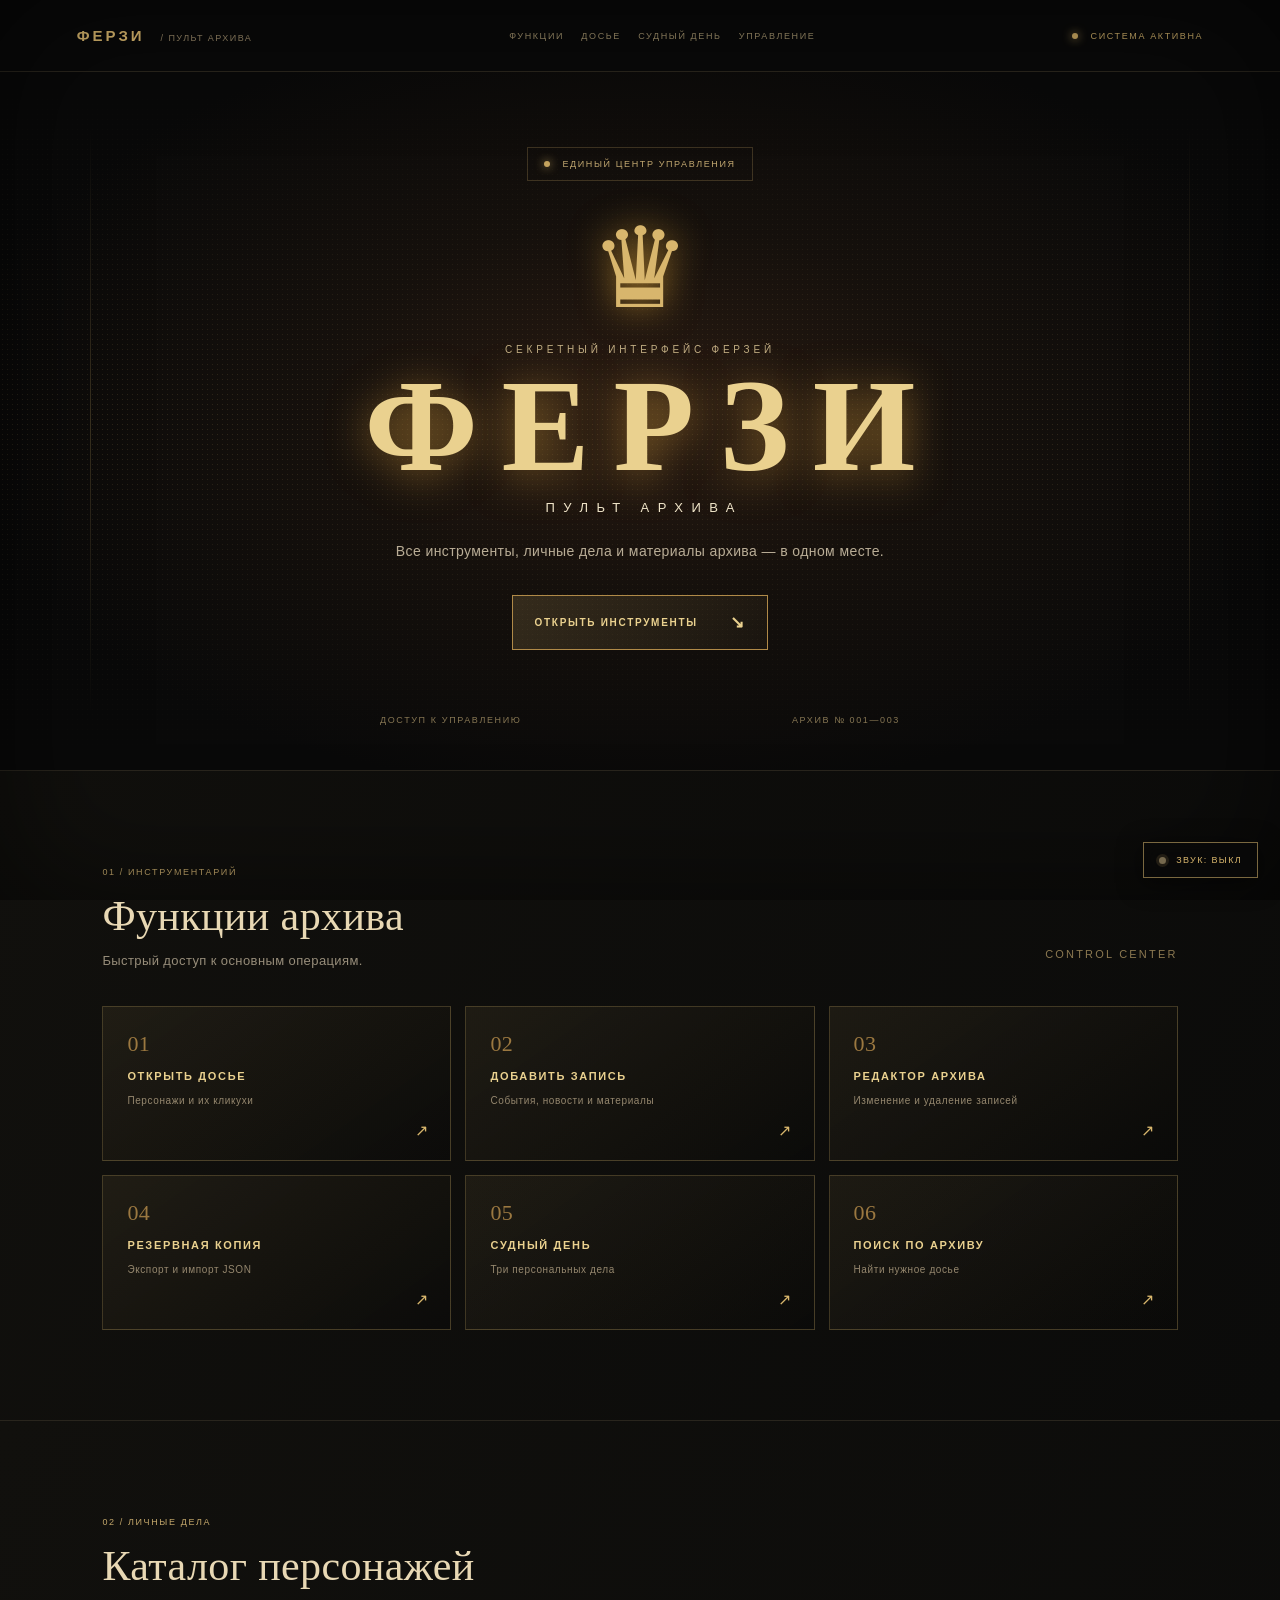
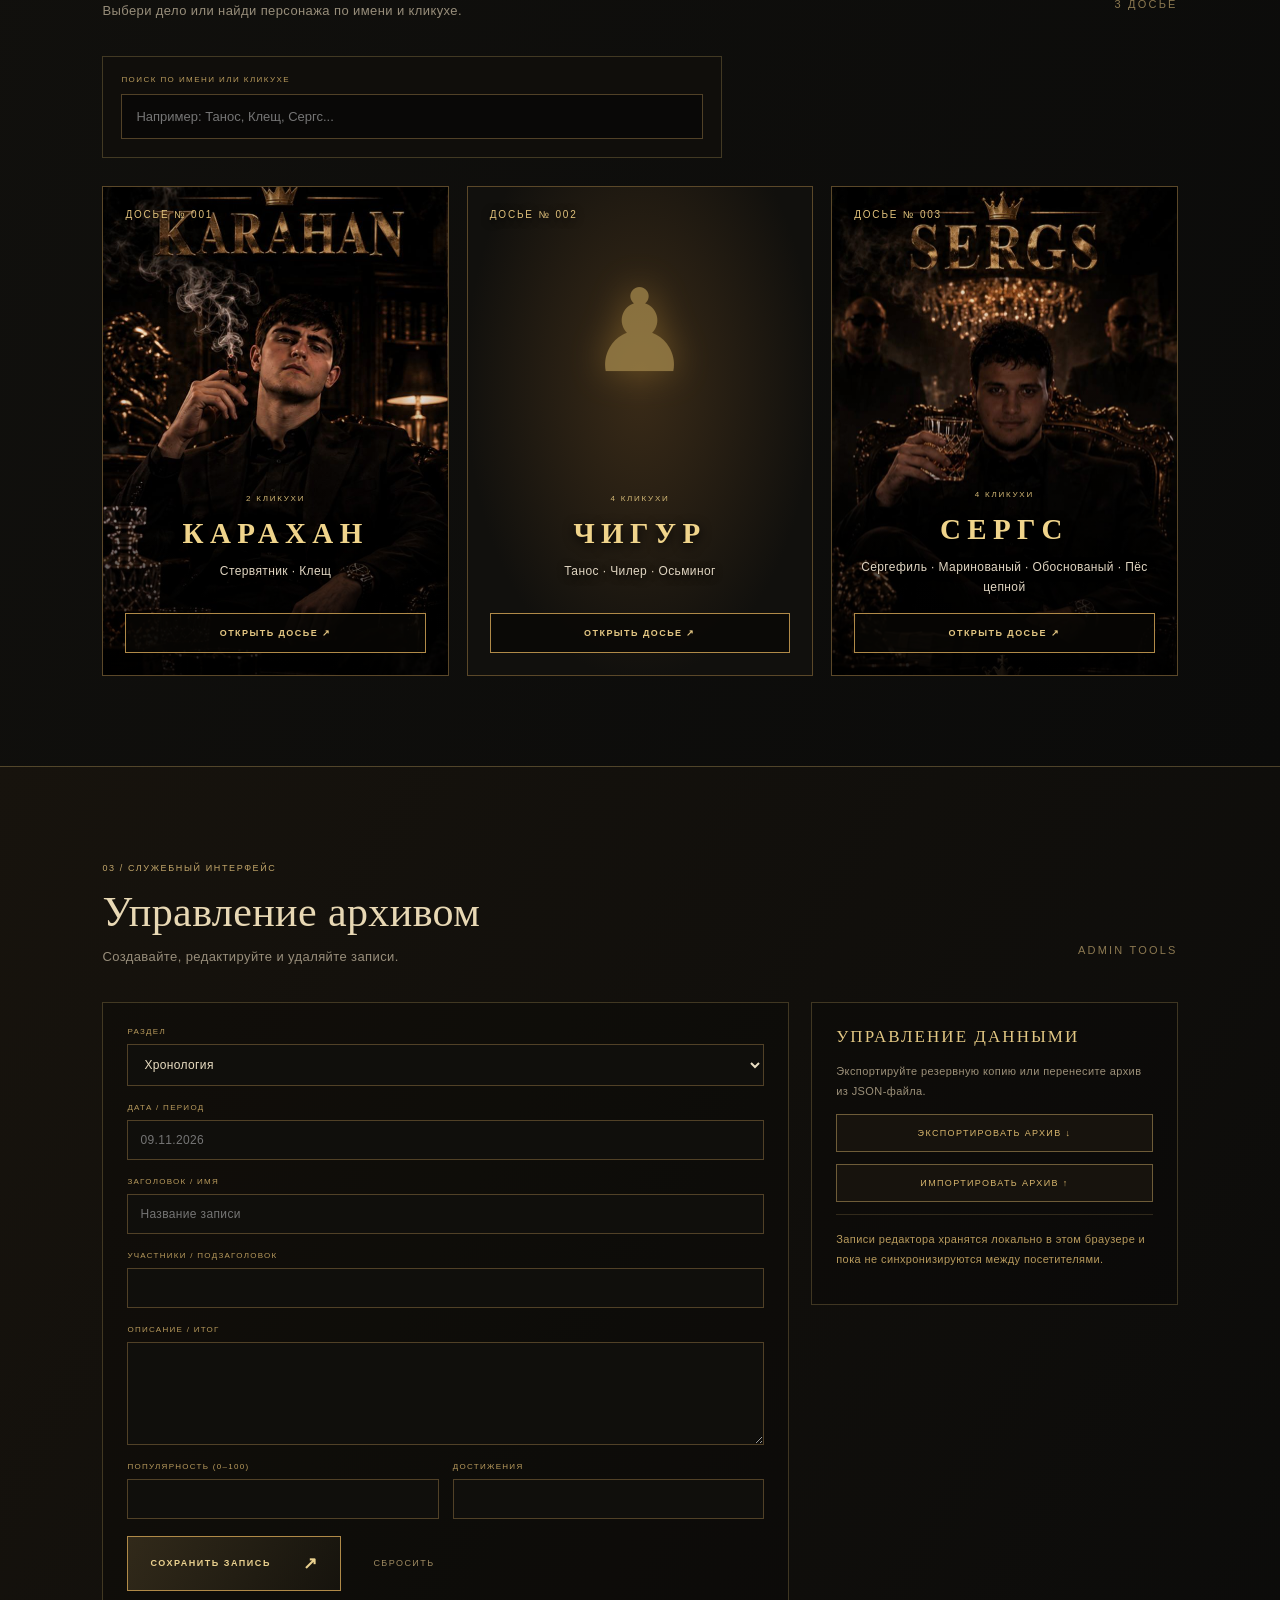
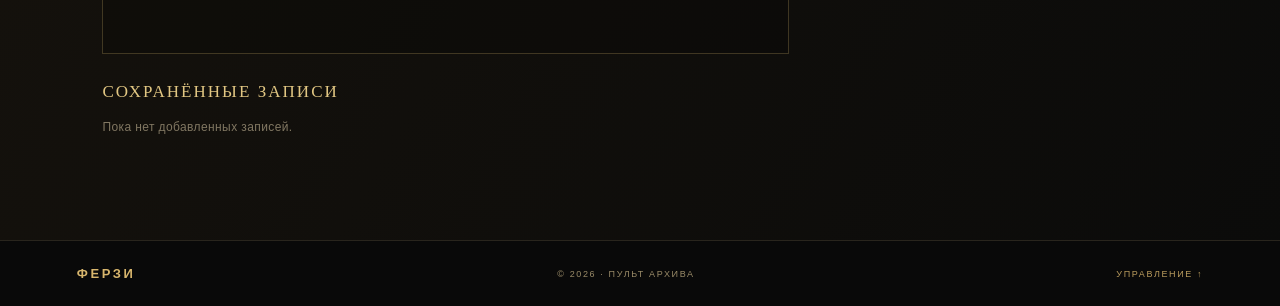
<file: index.html>
<!doctype html>
<html lang="ru"><head><meta charset="utf-8"><meta name="viewport" content="width=device-width, initial-scale=1"><meta name="theme-color" content="#090909"><meta name="description" content="ФЕРЗИ — панель управления архивом."><title>ФЕРЗИ — Пульт архива</title><link rel="stylesheet" href="/styles.css"></head>
<body>
<header class="top"><a class="brand" href="#home">ФЕРЗИ<span> / ПУЛЬТ АРХИВА</span></a><nav class="nav"><a href="#dashboard">ФУНКЦИИ</a><a href="#people">ДОСЬЕ</a><a href="/doomsday.html">СУДНЫЙ ДЕНЬ</a><a href="#admin">УПРАВЛЕНИЕ</a></nav><span class="status"><i></i> СИСТЕМА АКТИВНА</span></header>
<main>
<section class="hero dashboard-hero" id="home"><div class="hero-grain"></div><div class="hero-content"><div class="eyebrow"><span></span> ЕДИНЫЙ ЦЕНТР УПРАВЛЕНИЯ</div><div class="crown">♛</div><p class="hero-kicker">СЕКРЕТНЫЙ ИНТЕРФЕЙС ФЕРЗЕЙ</p><h1>ФЕРЗИ</h1><p class="subtitle">ПУЛЬТ АРХИВА</p><p class="intro">Все инструменты, личные дела и материалы архива — в одном месте.</p><a class="primary-cta" href="#dashboard">ОТКРЫТЬ ИНСТРУМЕНТЫ <span>↘</span></a><div class="hero-meta"><span>ДОСТУП К УПРАВЛЕНИЮ</span><span>АРХИВ № 001—003</span></div></div></section>
<section class="section dashboard-tools" id="dashboard"><div class="section-head"><div><small>01 / ИНСТРУМЕНТАРИЙ</small><h2>Функции архива</h2><p>Быстрый доступ к основным операциям.</p></div><span class="section-index">CONTROL CENTER</span></div><div class="tool-grid">
<a class="dashboard-tool" href="#people"><span>01</span><b>ОТКРЫТЬ ДОСЬЕ</b><small>Персонажи и их кликухи</small><i>↗</i></a>
<a class="dashboard-tool" href="#admin"><span>02</span><b>ДОБАВИТЬ ЗАПИСЬ</b><small>События, новости и материалы</small><i>↗</i></a>
<a class="dashboard-tool" href="#admin"><span>03</span><b>РЕДАКТОР АРХИВА</b><small>Изменение и удаление записей</small><i>↗</i></a>
<a class="dashboard-tool" href="#admin"><span>04</span><b>РЕЗЕРВНАЯ КОПИЯ</b><small>Экспорт и импорт JSON</small><i>↗</i></a>
<a class="dashboard-tool" href="/doomsday.html"><span>05</span><b>СУДНЫЙ ДЕНЬ</b><small>Три персональных дела</small><i>↗</i></a>
<a class="dashboard-tool" href="#archive-search"><span>06</span><b>ПОИСК ПО АРХИВУ</b><small>Найти нужное досье</small><i>↗</i></a>
</div></section>
<section class="section directory-section" id="people"><div class="section-head"><div><small>02 / ЛИЧНЫЕ ДЕЛА</small><h2>Каталог персонажей</h2><p>Выбери дело или найди персонажа по имени и кликухе.</p></div><span class="section-index">3 ДОСЬЕ</span></div><div class="directory-search" id="archive-search"><label for="person-search">ПОИСК ПО ИМЕНИ ИЛИ КЛИКУХЕ</label><input id="person-search" type="search" placeholder="Например: Танос, Клещ, Сергс..."></div><div class="cards directory-cards" id="person-directory">
<article class="person person-photo directory-person" data-search="карахан karahan стервятник клещ"><img class="portrait" src="/karahan.jpg" alt="Портрет Карахана"><div class="card-shade"></div><div class="num">ДОСЬЕ № 001</div><div class="person-copy"><span class="card-label">2 КЛИКУХИ</span><h3>КАРАХАН</h3><p>Стервятник · Клещ</p><a class="details" href="/karahan.html">ОТКРЫТЬ ДОСЬЕ ↗</a></div></article>
<article class="person person-pending directory-person" data-search="чигур chigur танос чилер осьминог"><div class="num">ДОСЬЕ № 002</div><div class="pending-mark">♟</div><div class="person-copy"><span class="card-label">4 КЛИКУХИ</span><h3>ЧИГУР</h3><p>Танос · Чилер · Осьминог</p><a class="details" href="/chigur.html">ОТКРЫТЬ ДОСЬЕ ↗</a></div></article>
<article class="person person-photo directory-person" data-search="сергс sergs сергефиль маринованый обоснованый пес цепной пёс цепной"><img class="portrait" src="/sergs.jpg" alt="Портрет Сергса"><div class="card-shade"></div><div class="num">ДОСЬЕ № 003</div><div class="person-copy"><span class="card-label">4 КЛИКУХИ</span><h3>СЕРГС</h3><p>Сергефиль · Маринованый · Обоснованый · Пёс цепной</p><a class="details" href="/sergs.html">ОТКРЫТЬ ДОСЬЕ ↗</a></div></article>
</div><p class="search-empty" id="search-empty" hidden>Совпадений не найдено.</p></section>
<section class="section admin-section" id="admin"><div class="section-head"><div><small>03 / СЛУЖЕБНЫЙ ИНТЕРФЕЙС</small><h2>Управление архивом</h2><p>Создавайте, редактируйте и удаляйте записи.</p></div><span class="section-index">ADMIN TOOLS</span></div>
<div class="admin-layout"><form id="archive-form" class="admin-form"><input type="hidden" id="record-id"><label>РАЗДЕЛ<select id="record-type"><option value="timeline">Хронология</option><option value="conflict">Конфликты</option><option value="news">Новости</option><option value="rating">Рейтинги</option></select></label><label>ДАТА / ПЕРИОД<input id="record-date" type="text" placeholder="09.11.2026"></label><label>ЗАГОЛОВОК / ИМЯ<input id="record-title" type="text" required maxlength="100" placeholder="Название записи"></label><label>УЧАСТНИКИ / ПОДЗАГОЛОВОК<input id="record-people" type="text" maxlength="160"></label><label>ОПИСАНИЕ / ИТОГ<textarea id="record-description" rows="4" maxlength="1200"></textarea></label><div class="rating-fields"><label>ПОПУЛЯРНОСТЬ (0–100)<input id="record-score" type="number" min="0" max="100"></label><label>ДОСТИЖЕНИЯ<input id="record-achievements" type="text" maxlength="180"></label></div><div class="admin-actions"><button class="primary-cta" type="submit">СОХРАНИТЬ ЗАПИСЬ <span>↗</span></button><button class="text-action" type="button" id="cancel-edit">СБРОСИТЬ</button></div><p class="admin-feedback" id="admin-feedback" aria-live="polite"></p></form><aside class="admin-tools"><h3>УПРАВЛЕНИЕ ДАННЫМИ</h3><p>Экспортируйте резервную копию или перенесите архив из JSON-файла.</p><button type="button" class="tool-button" id="export-data">ЭКСПОРТИРОВАТЬ АРХИВ ↓</button><label class="tool-button import-button">ИМПОРТИРОВАТЬ АРХИВ ↑<input type="file" id="import-data" accept="application/json"></label><p class="storage-warning">Записи редактора хранятся локально в этом браузере и пока не синхронизируются между посетителями.</p></aside></div><div class="admin-records"><h3>СОХРАНЁННЫЕ ЗАПИСИ</h3><div id="admin-record-list"><p class="empty-state">Пока нет записей.</p></div></div>
<div hidden id="timeline-list"></div><div hidden id="conflicts-list"></div><div hidden id="news-list"></div><table hidden><tbody id="ratings-list"></tbody></table></section>
</main><footer><a class="brand" href="#home">ФЕРЗИ</a><span>© 2026 · ПУЛЬТ АРХИВА</span><a href="#admin">УПРАВЛЕНИЕ ↑</a></footer>
<script>
(()=>{const input=document.getElementById('person-search');const cards=[...document.querySelectorAll('.directory-person')];const empty=document.getElementById('search-empty');input.addEventListener('input',()=>{const q=input.value.trim().toLowerCase();let shown=0;cards.forEach(card=>{const ok=card.dataset.search.toLowerCase().includes(q);card.hidden=!ok;if(ok)shown++});empty.hidden=shown!==0;});})();
</script><script src="/script.js"></script><script src="/archive-effects.js"></script><script src="/archive-management.js"></script></body></html>
</file>
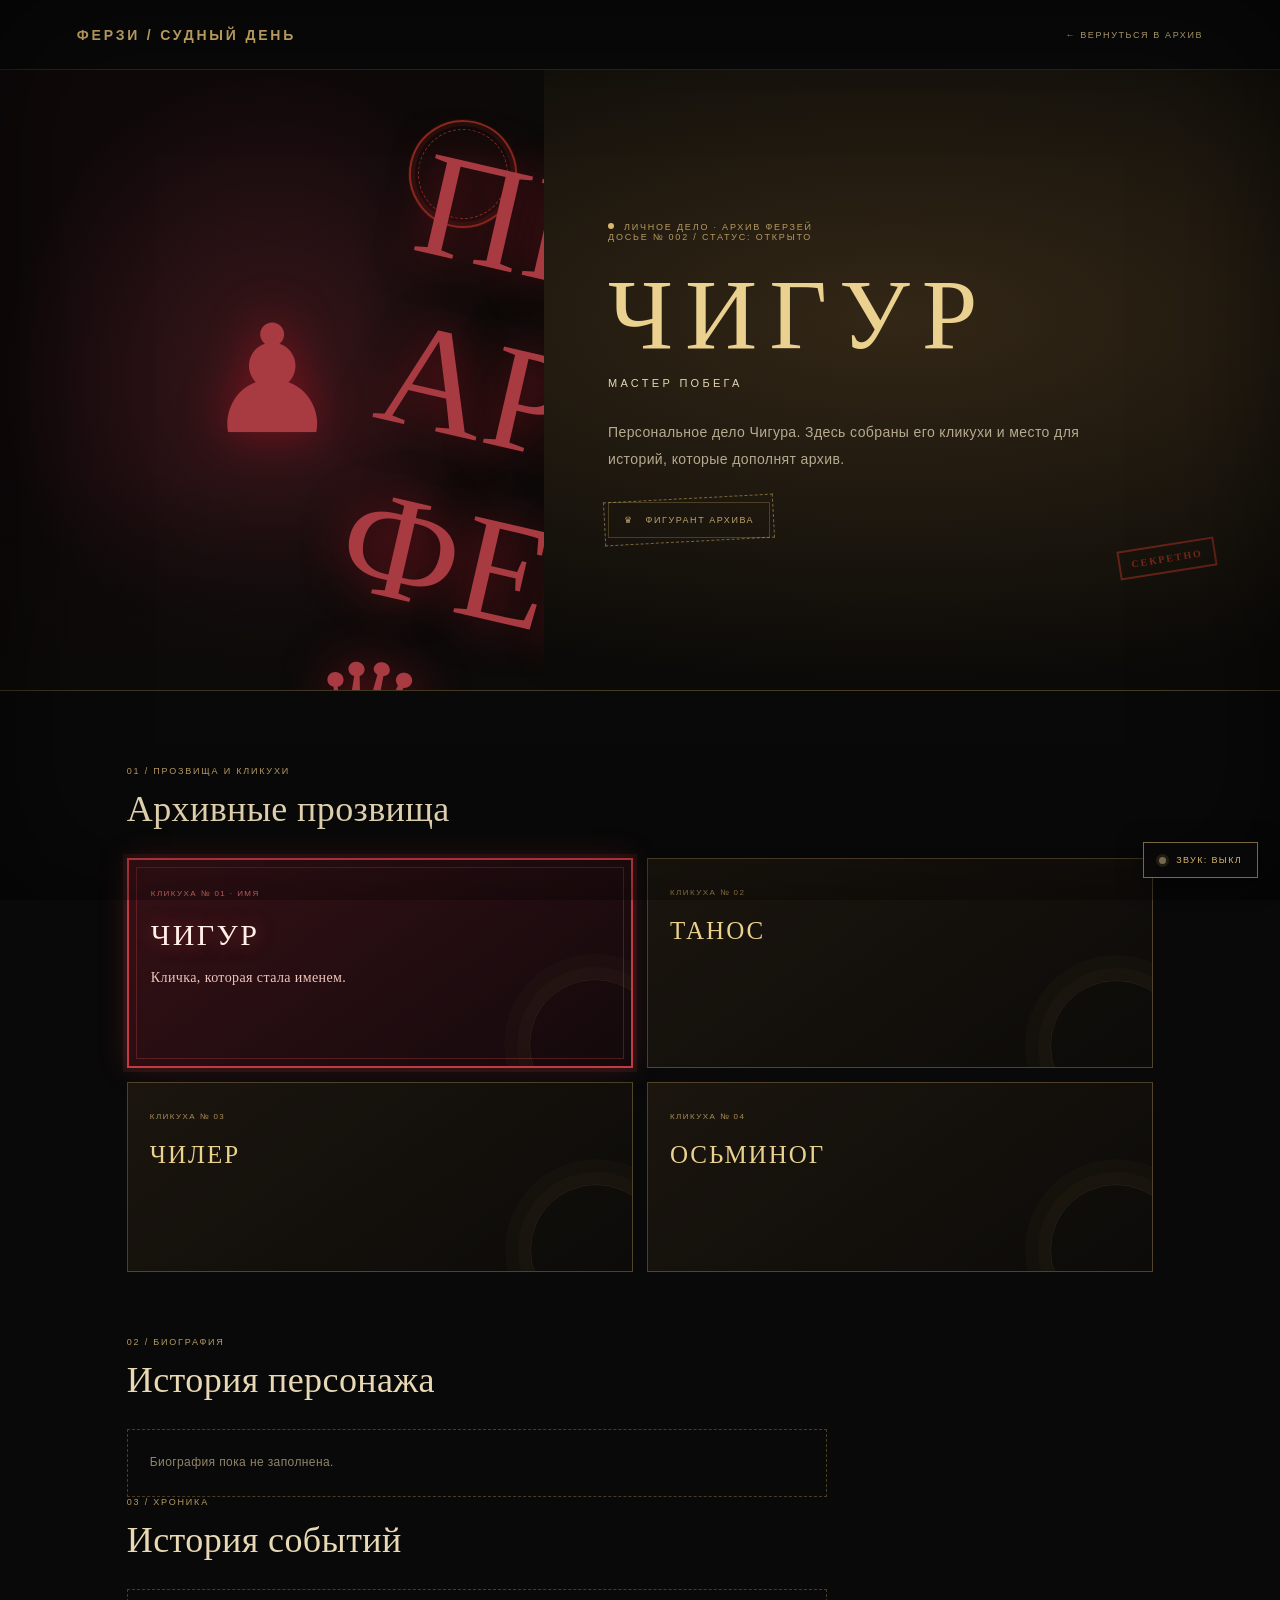
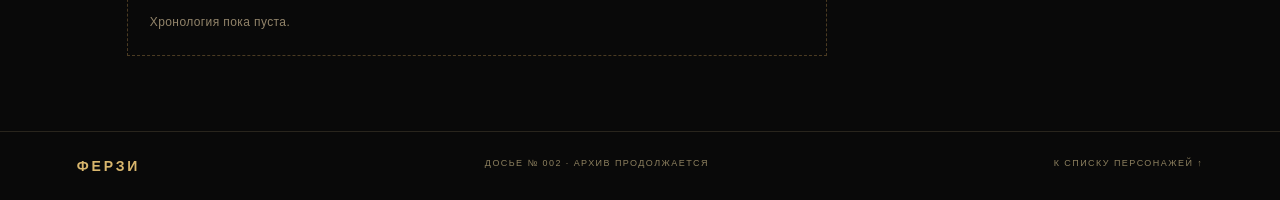
<file: chigur.html>
<!doctype html>
<html lang="ru"><head><meta charset="utf-8"><meta name="viewport" content="width=device-width, initial-scale=1"><meta name="theme-color" content="#090909"><title>Чигур — Досье | ФЕРЗИ</title><link rel="stylesheet" href="/dossier.css"></head>
<body data-person="Чигур">
<header class="bar"><a class="brand" href="/">ФЕРЗИ / СУДНЫЙ ДЕНЬ</a><a class="back" href="/#people">← ВЕРНУТЬСЯ В АРХИВ</a></header>
<main><section class="profile-hero chigur-profile"><div class="portrait-wrap chigur-placeholder"><span>♟</span></div><div class="identity"><div class="eyebrow">ЛИЧНОЕ ДЕЛО · АРХИВ ФЕРЗЕЙ</div><div class="meta">ДОСЬЕ № 002 / СТАТУС: ОТКРЫТО</div><h1>ЧИГУР</h1><div class="role">МАСТЕР ПОБЕГА</div><p class="summary">Персональное дело Чигура. Здесь собраны его кликухи и место для историй, которые дополнят архив.</p><span class="seal">♛ &nbsp; ФИГУРАНТ АРХИВА</span></div></section>
<section class="content"><div class="section-label">01 / ПРОЗВИЩА И КЛИКУХИ</div><h2 class="section-title">Архивные прозвища</h2><div class="nickname-grid">
<article class="nickname-card nickname-card-featured"><span class="nickname-index">КЛИКУХА № 01 · ИМЯ</span><h3>ЧИГУР</h3><p class="nickname-description">Кличка, которая стала именем.</p></article><article class="nickname-card"><span class="nickname-index">КЛИКУХА № 02</span><h3>ТАНОС</h3></article><article class="nickname-card"><span class="nickname-index">КЛИКУХА № 03</span><h3>ЧИЛЕР</h3></article><article class="nickname-card"><span class="nickname-index">КЛИКУХА № 04</span><h3>ОСЬМИНОГ</h3></article>
</div><div class="section-label">02 / БИОГРАФИЯ</div><h2 class="section-title">История персонажа</h2><div class="empty">Биография пока не заполнена.</div><div class="section-label">03 / ХРОНИКА</div><h2 class="section-title">История событий</h2><div class="empty">Хронология пока пуста.</div></section></main>
<footer class="end"><a class="brand" href="/">ФЕРЗИ</a><span>ДОСЬЕ № 002 · АРХИВ ПРОДОЛЖАЕТСЯ</span><a href="/#people">К СПИСКУ ПЕРСОНАЖЕЙ ↑</a></footer><script src="/archive-effects.js"></script></body></html>
</file>
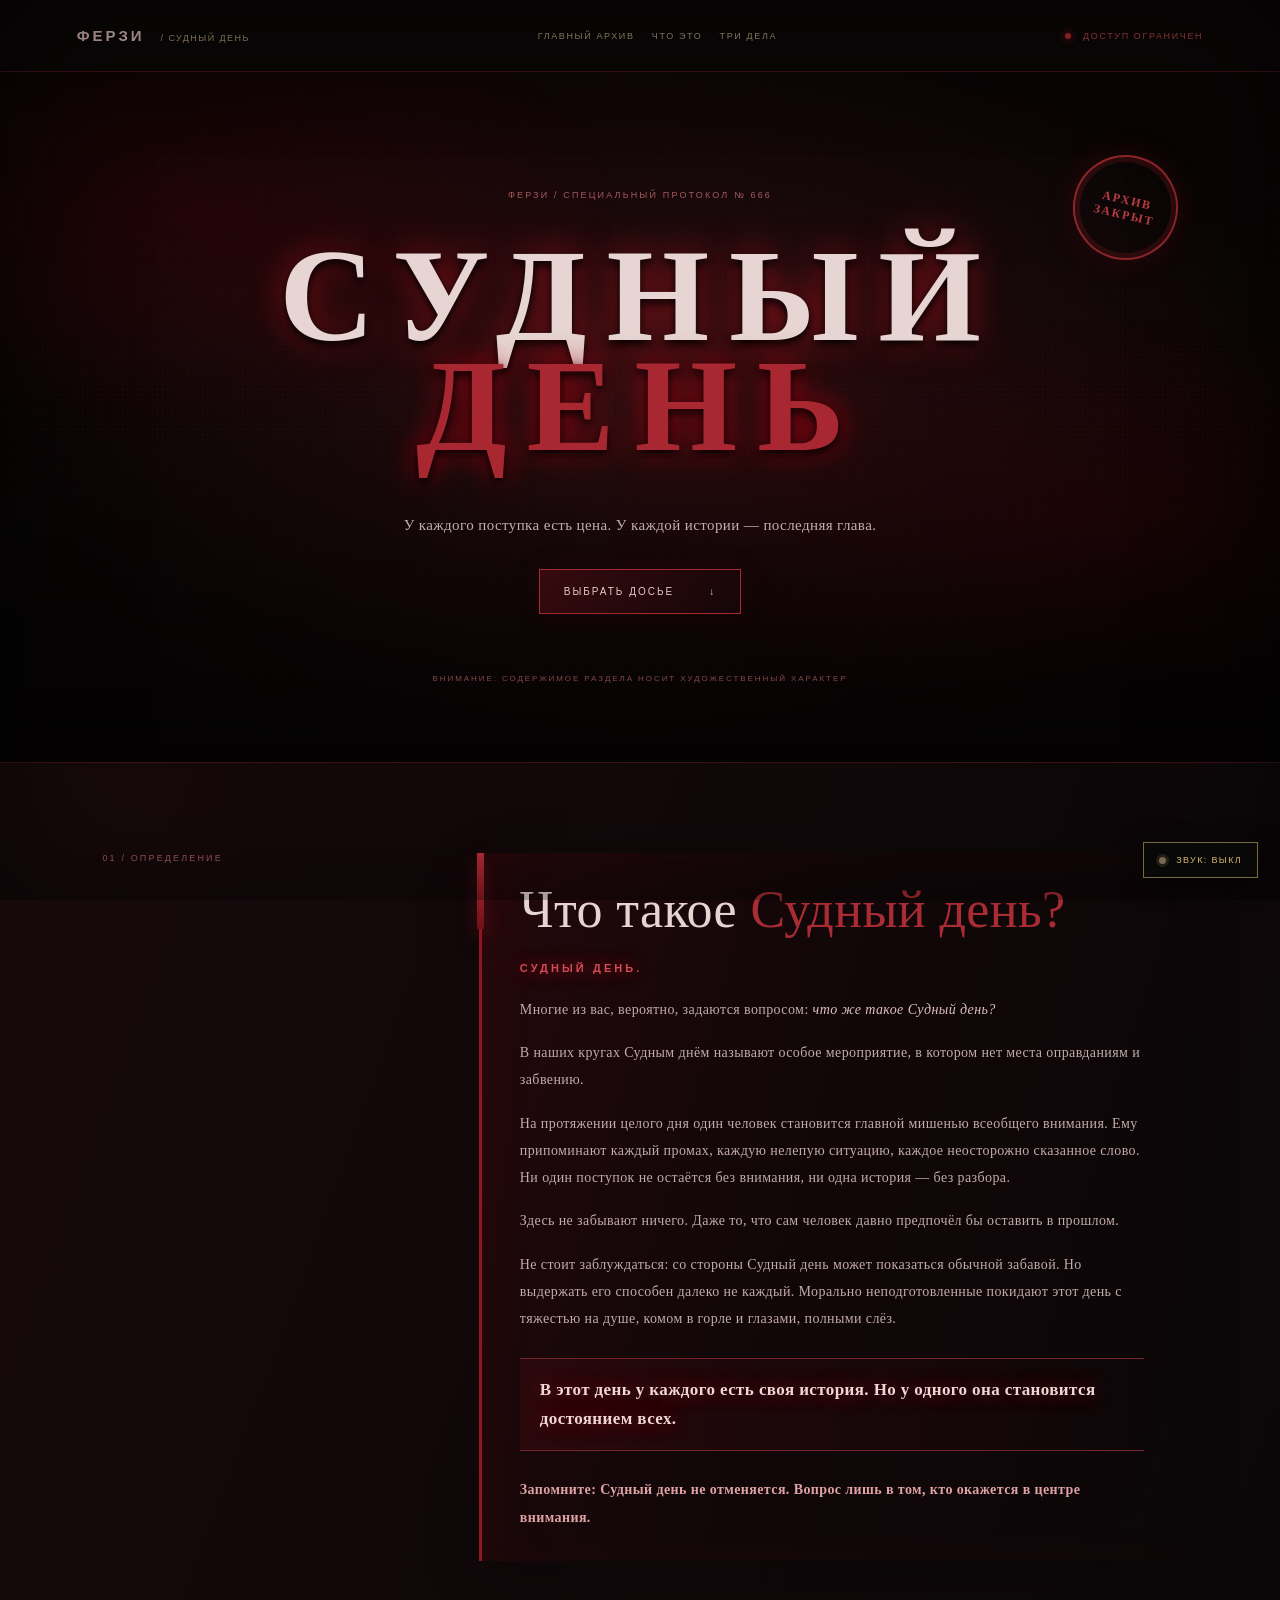
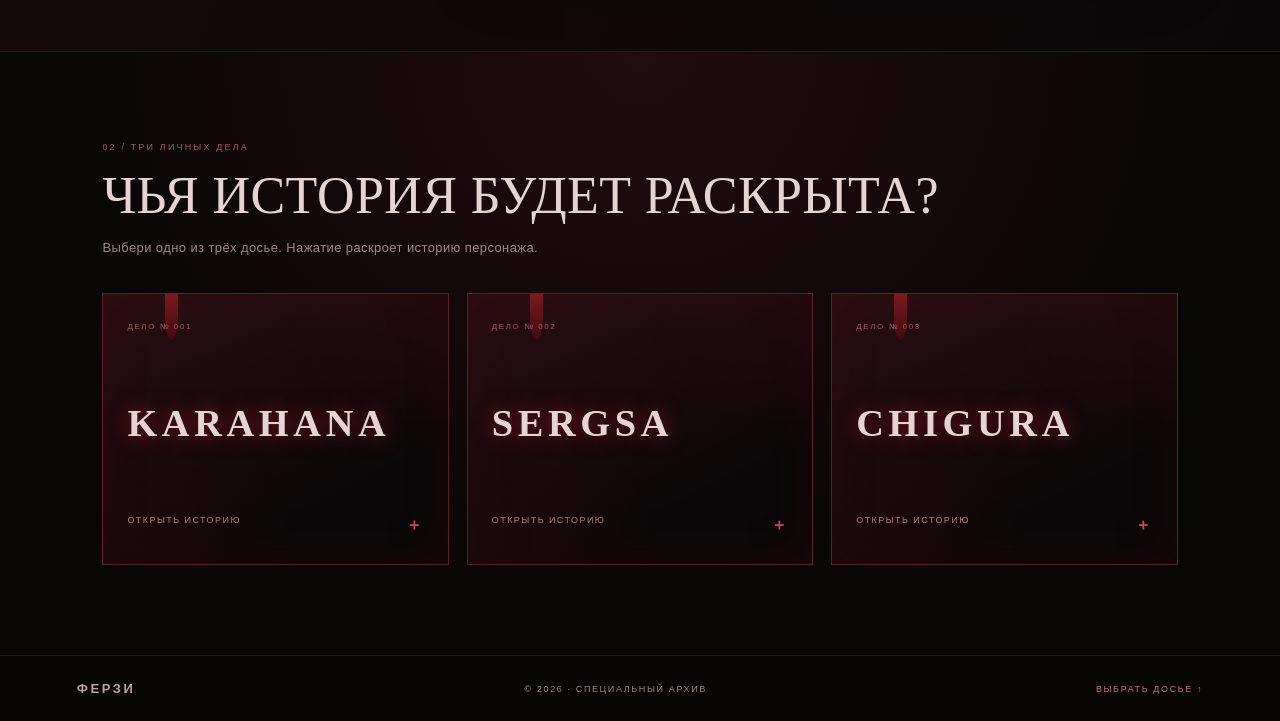
<file: doomsday.html>
<!doctype html>
<html lang="ru"><head><meta charset="utf-8"><meta name="viewport" content="width=device-width, initial-scale=1"><meta name="theme-color" content="#090606"><meta name="description" content="Судный день — закрытый раздел архива ФЕРЗЕЙ."><title>СУДНЫЙ ДЕНЬ — ФЕРЗИ</title><link rel="stylesheet" href="/styles.css"><link rel="stylesheet" href="/doomsday.css"></head>
<body class="doomsday-page">
<header class="top"><a class="brand" href="/">ФЕРЗИ<span> / СУДНЫЙ ДЕНЬ</span></a><nav class="nav"><a href="/">ГЛАВНЫЙ АРХИВ</a><a href="#meaning">ЧТО ЭТО</a><a href="#cases">ТРИ ДЕЛА</a></nav><span class="status"><i></i> ДОСТУП ОГРАНИЧЕН</span></header>
<main>
<section class="doom-hero"><div class="doom-noise"></div><div class="doom-seal">АРХИВ<br>ЗАКРЫТ</div><p class="doom-eyebrow">ФЕРЗИ / СПЕЦИАЛЬНЫЙ ПРОТОКОЛ № 666</p><h1>СУДНЫЙ<br><em>ДЕНЬ</em></h1><p class="doom-lead">У каждого поступка есть цена. У каждой истории — последняя глава.</p><a class="doom-enter" href="#cases">ВЫБРАТЬ ДОСЬЕ <span>↓</span></a><div class="doom-warning">ВНИМАНИЕ: СОДЕРЖИМОЕ РАЗДЕЛА НОСИТ ХУДОЖЕСТВЕННЫЙ ХАРАКТЕР</div></section>
<section class="doom-description" id="meaning"><div class="doom-section-index">01 / ОПРЕДЕЛЕНИЕ</div><div class="doom-definition"><h2>Что такое <span>Судный день?</span></h2><p class="definition-opening">СУДНЫЙ ДЕНЬ.</p><p>Многие из вас, вероятно, задаются вопросом: <em>что же такое Судный день?</em></p><p>В наших кругах Судным днём называют особое мероприятие, в котором нет места оправданиям и забвению.</p><p>На протяжении целого дня один человек становится главной мишенью всеобщего внимания. Ему припоминают каждый промах, каждую нелепую ситуацию, каждое неосторожно сказанное слово. Ни один поступок не остаётся без внимания, ни одна история — без разбора.</p><p>Здесь не забывают ничего. Даже то, что сам человек давно предпочёл бы оставить в прошлом.</p><p>Не стоит заблуждаться: со стороны Судный день может показаться обычной забавой. Но выдержать его способен далеко не каждый. Морально неподготовленные покидают этот день с тяжестью на душе, комом в горле и глазами, полными слёз.</p><blockquote>В этот день у каждого есть своя история. Но у одного она становится достоянием всех.</blockquote><p class="definition-last">Запомните: Судный день не отменяется. Вопрос лишь в том, кто окажется в центре внимания.</p></div></section>
<section class="doom-cases" id="cases"><div class="doom-section-index">02 / ТРИ ЛИЧНЫХ ДЕЛА</div><h2>ЧЬЯ ИСТОРИЯ БУДЕТ РАСКРЫТА?</h2><p class="doom-sub">Выбери одно из трёх досье. Нажатие раскроет историю персонажа.</p>
<div class="doom-grid">
<details class="doom-card karahana"><summary><span class="case-number">ДЕЛО № 001</span><span class="case-name">KARAHANA</span><span class="case-caption">ОТКРЫТЬ ИСТОРИЮ <b>＋</b></span></summary><div class="case-story"><span class="story-stamp">ДЕЛО ЗАКРЫТО · 06.07.2026</span><h3>СУДНЫЙ ДЕНЬ KARAHAN</h3><p class="case-date">06.07.2026</p><p>Настал день, которого Karahan вряд ли забудет.</p><p>Весь день ему пришлось сидеть на лавочке, молча выслушивая всё, что накопилось за его спиной. Каждая старая история, каждый промах и каждый неловкий момент были подняты на всеобщее обозрение.</p><p>Он держался до последнего, но поток воспоминаний оказался беспощадным. С каждой минутой его положение становилось всё тяжелее, а лавочка, казалось, уже стала его постоянным местом жительства.</p><p>В тот день Karahan понял одну простую истину: от прошлого не убежишь, особенно если у окружающих хорошая память.</p><p>После этого случая, его признали морально сильнейшим.</p><blockquote>Судный день завершился. Karahan выстоял. Но лавочка запомнит его навсегда.</blockquote></div></details>
<details class="doom-card sergsa"><summary><span class="case-number">ДЕЛО № 002</span><span class="case-name">SERGSA</span><span class="case-caption">ОТКРЫТЬ ИСТОРИЮ <b>＋</b></span></summary><div class="case-story"><span class="story-stamp">ДВА ДЕЛА · ДВЕ ДАТЫ</span><h3>СУДНЫЙ ДЕНЬ SERGS</h3><p>История Серого — это отдельная глава в летописи Ферзей.</p><h4 class="case-chapter">ПЕРВЫЙ СУДНЫЙ ДЕНЬ</h4><p>Дата первого Судного дня так и осталась неизвестной. Собрание было особенно многочисленным. Помимо Ферзей, присутствовали BAGRASHO и ARMO. Именно в тот день Серому достались сразу четыре кликухи. Каждая из них оказалась настолько запоминающейся, что забыть их было уже невозможно.</p><p>Но Серый пережил не один, а целых два Судных дня.</p><h4 class="case-chapter">ВТОРОЙ СУДНЫЙ ДЕНЬ · 20.09.2026</h4><p>Второй состоялся <strong>20.09.2026</strong>. И на этот раз всё было куда серьёзнее. Два участника Ферзей — Karahan и Chigur — объединили усилия и, кажется, оставили от его моральной стойкости лишь воспоминания.</p><p>Сам Серый избрал необычную тактику защиты: открыл старый TikTok и с таким упорством смотрел его, будто от этого зависела его жизнь. Делая вид, что совершенно ничего не слышит, он продолжал листать видео.</p><p>До самого конца гулянки он не произнёс ни единого слова.</p><p><strong>Так закончилась вторая глава истории Серого.</strong></p><blockquote>Два Судных дня. Четыре кликухи. Два главных обвинителя. И один человек, который решил, что лучший ответ на всё происходящее — старый TikTok.</blockquote><blockquote>Серый выстоял. Но его молчание стало легендой Ферзей.</blockquote></div></details>
<details class="doom-card chigura"><summary><span class="case-number">ДЕЛО № 003</span><span class="case-name">CHIGURA</span><span class="case-caption">ОТКРЫТЬ ИСТОРИЮ <b>＋</b></span></summary><div class="case-story"><span class="story-stamp">ПРИГОВОР НЕ ОТМЕНЁН</span><h3>СУДНЫЕ ДНИ CHIGUR</h3><h4 class="case-chapter">МАСТЕР ПОБЕГА</h4><p>Chigur — человек, которому было запланировано больше Судных дней, чем кому-либо в истории Ферзей. Но ни один из них так и не состоялся.</p><p>Каждый раз он находил способ соскользнуть: то дела появлялись, то обстоятельства мешали, а иногда он просто мастерски переводил весь поток шуток на другого человека.</p><p>Пока остальные становились обвиняемыми, Chigur уже назначал нового виновного и спокойно наблюдал за происходящим.</p><p>Но пусть не обольщается: архивы Ферзей всё помнят.</p><blockquote><strong>Но пусть не заблуждается: в Ферзей сроки давности не существуют. Все побеги будут учтены, все долги предъявлены. И когда за Chigur наконец закроется дверь Судного дня, переводить стрелки будет уже некому.</strong></blockquote><blockquote><strong>Приговор не отменён. Он просто ждёт своего часа.</strong></blockquote></div></details>
</div></section>
</main><footer><a class="brand" href="/">ФЕРЗИ</a><span>© 2026 · СПЕЦИАЛЬНЫЙ АРХИВ</span><a href="#cases">ВЫБРАТЬ ДОСЬЕ ↑</a></footer>
<script src="/archive-effects.js"></script>
</body></html>
</file>
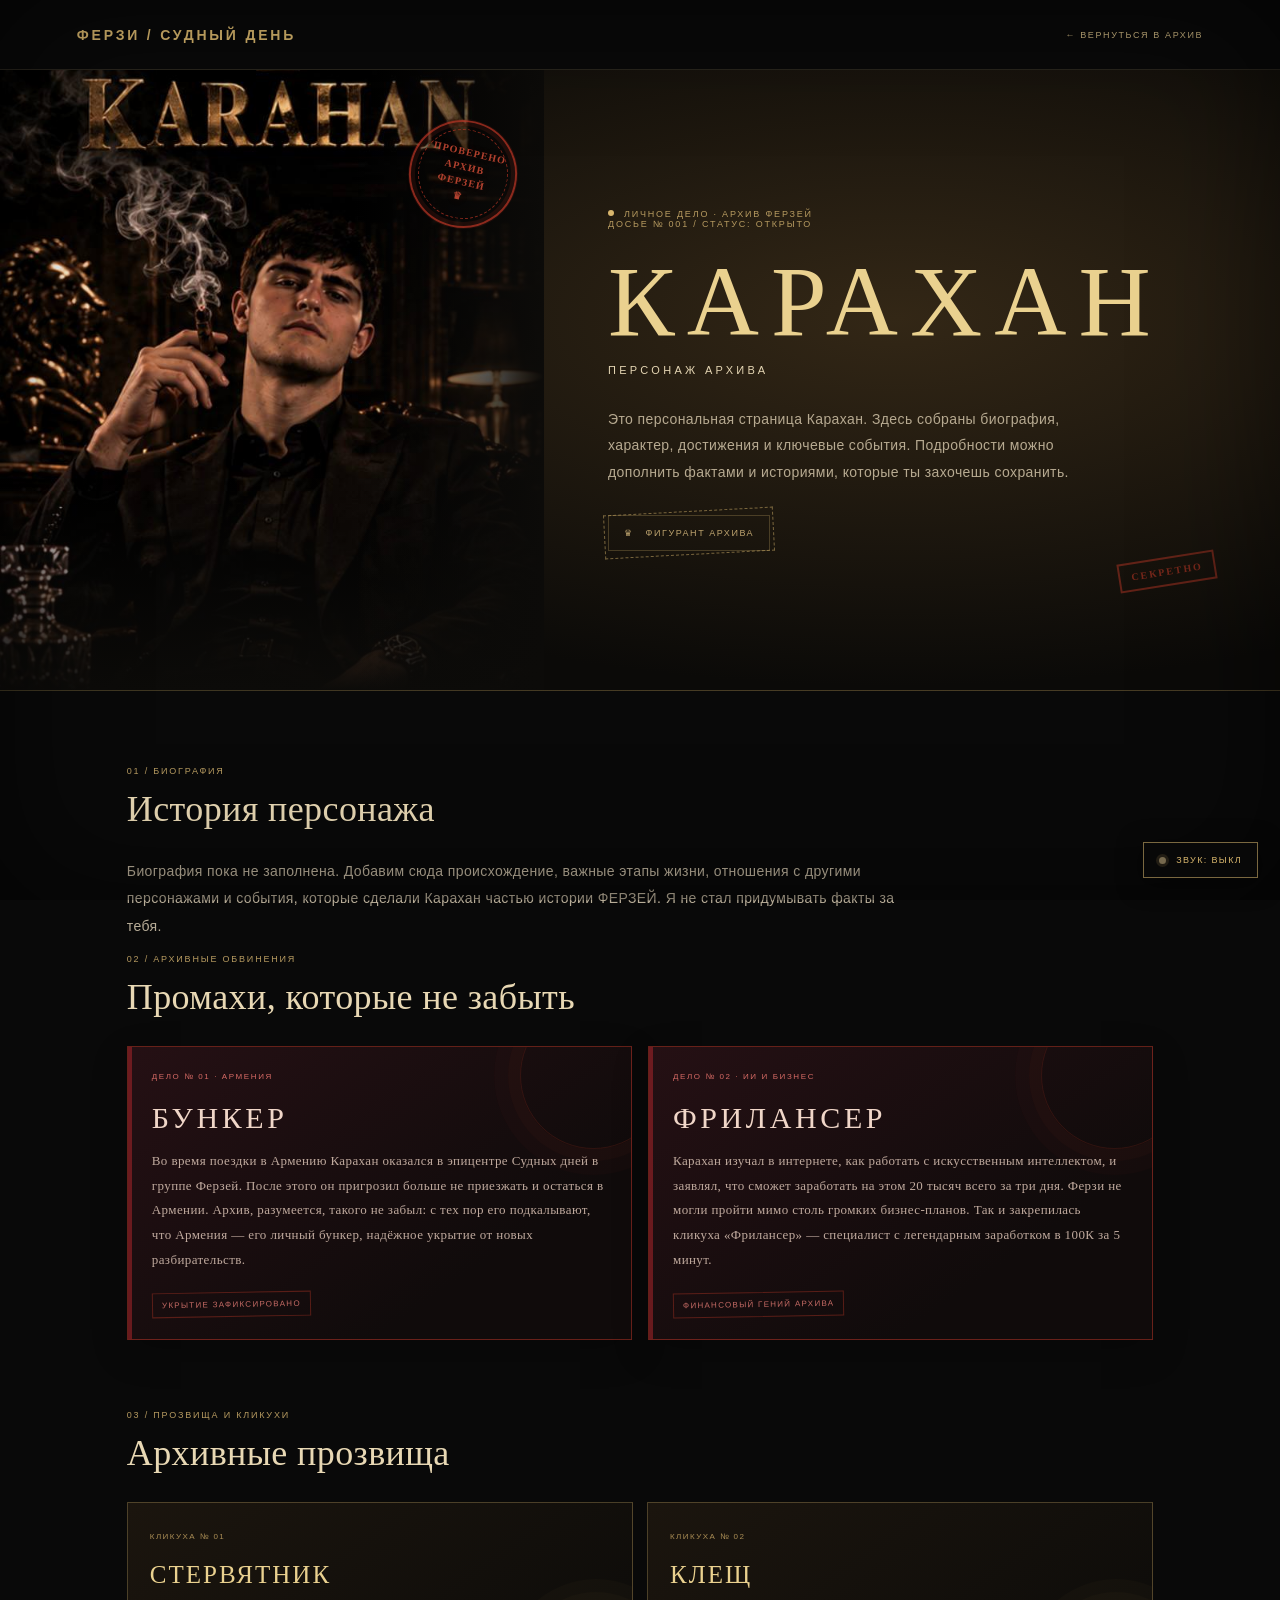
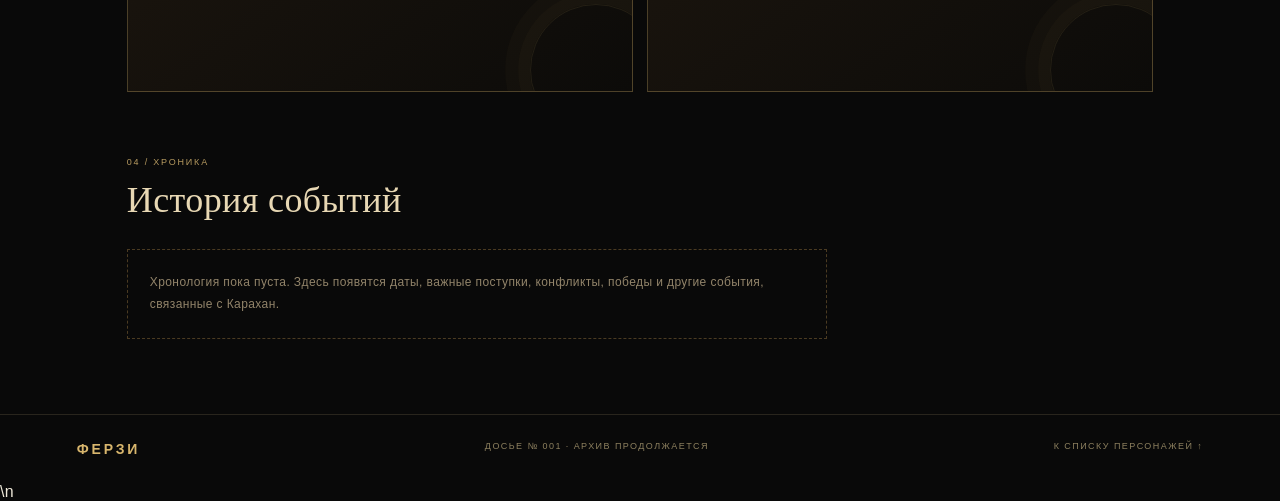
<file: karahan.html>
<!doctype html>
<html lang="ru"><head><meta charset="utf-8"><meta name="viewport" content="width=device-width, initial-scale=1"><meta name="theme-color" content="#090909"><title>Карахан — Досье | ФЕРЗИ</title><link rel="stylesheet" href="/dossier.css"></head>
<body data-person="Карахан">
<header class="bar"><a class="brand" href="/">ФЕРЗИ / СУДНЫЙ ДЕНЬ</a><a class="back" href="/#people">← ВЕРНУТЬСЯ В АРХИВ</a></header>
<main>
<section class="profile-hero">
 <div class="portrait-wrap"><img class="portrait" src="/karahan.jpg" alt="Портрет: Карахан"></div>
 <div class="identity"><div class="eyebrow">ЛИЧНОЕ ДЕЛО · АРХИВ ФЕРЗЕЙ</div><div class="meta">ДОСЬЕ № 001 / СТАТУС: ОТКРЫТО</div><h1>КАРАХАН</h1><div class="role">ПЕРСОНАЖ АРХИВА</div><p class="summary">Это персональная страница Карахан. Здесь собраны биография, характер, достижения и ключевые события. Подробности можно дополнить фактами и историями, которые ты захочешь сохранить.</p><span class="seal">♛ &nbsp; ФИГУРАНТ АРХИВА</span></div>
</section>
<section class="content"><div class="section-label">01 / БИОГРАФИЯ</div><h2 class="section-title">История персонажа</h2><p class="bio">Биография пока не заполнена. Добавим сюда происхождение, важные этапы жизни, отношения с другими персонажами и события, которые сделали Карахан частью истории ФЕРЗЕЙ. Я не стал придумывать факты за тебя.</p>
<div class="section-label">02 / АРХИВНЫЕ ОБВИНЕНИЯ</div><h2 class="section-title">Промахи, которые не забыть</h2><div class="misstep-grid">
<article class="misstep-card"><span class="misstep-index">ДЕЛО № 01 · АРМЕНИЯ</span><h3>БУНКЕР</h3><p>Во время поездки в Армению Карахан оказался в эпицентре Судных дней в группе Ферзей. После этого он пригрозил больше не приезжать и остаться в Армении. Архив, разумеется, такого не забыл: с тех пор его подкалывают, что Армения — его личный бункер, надёжное укрытие от новых разбирательств.</p><span class="misstep-stamp">УКРЫТИЕ ЗАФИКСИРОВАНО</span></article>
<article class="misstep-card"><span class="misstep-index">ДЕЛО № 02 · ИИ И БИЗНЕС</span><h3>ФРИЛАНСЕР</h3><p>Карахан изучал в интернете, как работать с искусственным интеллектом, и заявлял, что сможет заработать на этом 20 тысяч всего за три дня. Ферзи не могли пройти мимо столь громких бизнес-планов. Так и закрепилась кликуха «Фрилансер» — специалист с легендарным заработком в 100К за 5 минут.</p><span class="misstep-stamp">ФИНАНСОВЫЙ ГЕНИЙ АРХИВА</span></article>
</div>
<div class="section-label">03 / ПРОЗВИЩА И КЛИКУХИ</div><h2 class="section-title">Архивные прозвища</h2><div class="nickname-grid"><article class="nickname-card"><span class="nickname-index">КЛИКУХА № 01</span><h3>СТЕРВЯТНИК</h3></article><article class="nickname-card"><span class="nickname-index">КЛИКУХА № 02</span><h3>КЛЕЩ</h3></article></div><div class="section-label">04 / ХРОНИКА</div><h2 class="section-title">История событий</h2><div class="empty">Хронология пока пуста. Здесь появятся даты, важные поступки, конфликты, победы и другие события, связанные с Карахан.</div>
</section></main><footer class="end"><a class="brand" href="/">ФЕРЗИ</a><span>ДОСЬЕ № 001 · АРХИВ ПРОДОЛЖАЕТСЯ</span><a href="/#people">К СПИСКУ ПЕРСОНАЖЕЙ ↑</a></footer><script src="/archive-effects.js"></script>\n</body></html>
</file>
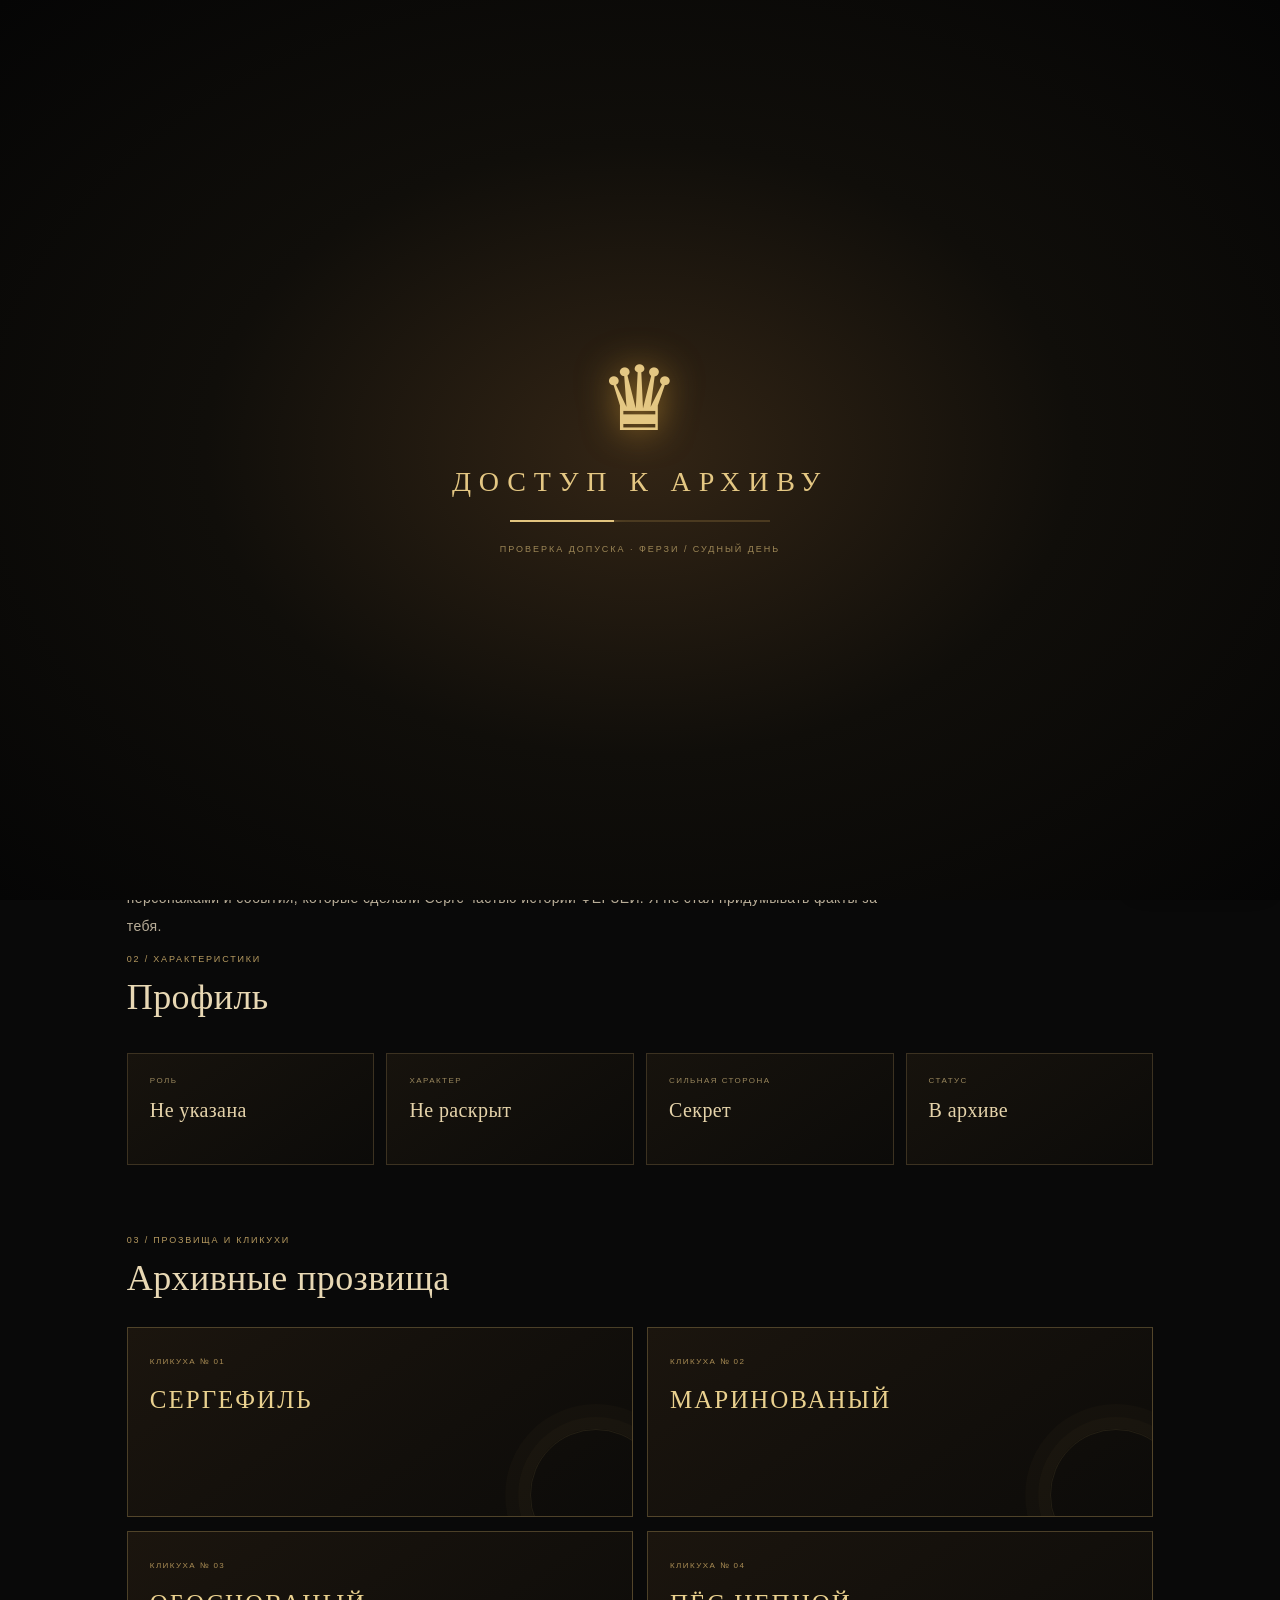
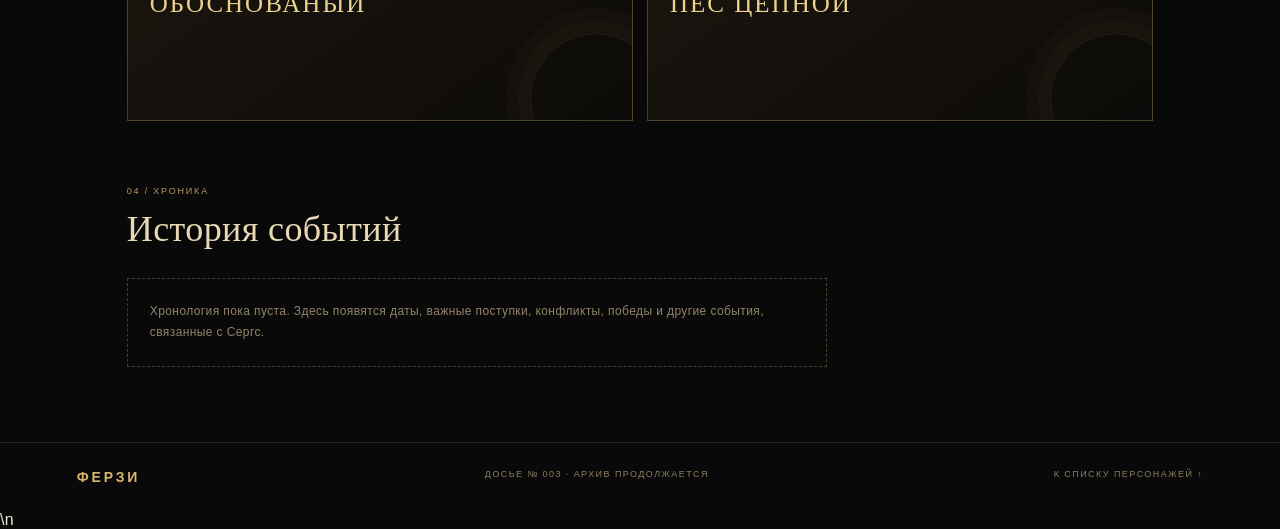
<file: sergs.html>
<!doctype html>
<html lang="ru"><head><meta charset="utf-8"><meta name="viewport" content="width=device-width, initial-scale=1"><meta name="theme-color" content="#090909"><title>Сергс — Досье | ФЕРЗИ</title><link rel="stylesheet" href="/dossier.css"></head>
<body data-person="Сергс">
<header class="bar"><a class="brand" href="/">ФЕРЗИ / СУДНЫЙ ДЕНЬ</a><a class="back" href="/#people">← ВЕРНУТЬСЯ В АРХИВ</a></header>
<main>
<section class="profile-hero">
 <div class="portrait-wrap"><img class="portrait" src="/sergs.jpg" alt="Портрет: Сергс"></div>
 <div class="identity"><div class="eyebrow">ЛИЧНОЕ ДЕЛО · АРХИВ ФЕРЗЕЙ</div><div class="meta">ДОСЬЕ № 003 / СТАТУС: ОТКРЫТО</div><h1>СЕРГС</h1><div class="role">ПЕРСОНАЖ АРХИВА</div><p class="summary">Это персональная страница Сергс. Здесь собраны биография, характер, достижения и ключевые события. Подробности можно дополнить фактами и историями, которые ты захочешь сохранить.</p><span class="seal">♛ &nbsp; ФИГУРАНТ АРХИВА</span></div>
</section>
<section class="content"><div class="section-label">01 / БИОГРАФИЯ</div><h2 class="section-title">История персонажа</h2><p class="bio">Биография пока не заполнена. Добавим сюда происхождение, важные этапы жизни, отношения с другими персонажами и события, которые сделали Сергс частью истории ФЕРЗЕЙ. Я не стал придумывать факты за тебя.</p>
<div class="section-label">02 / ХАРАКТЕРИСТИКИ</div><h2 class="section-title">Профиль</h2><div class="facts"><div class="fact"><span>РОЛЬ</span><strong>Не указана</strong></div><div class="fact"><span>ХАРАКТЕР</span><strong>Не раскрыт</strong></div><div class="fact"><span>СИЛЬНАЯ СТОРОНА</span><strong>Секрет</strong></div><div class="fact"><span>СТАТУС</span><strong>В архиве</strong></div></div>
<div class="section-label">03 / ПРОЗВИЩА И КЛИКУХИ</div><h2 class="section-title">Архивные прозвища</h2><div class="nickname-grid"><article class="nickname-card"><span class="nickname-index">КЛИКУХА № 01</span><h3>СЕРГЕФИЛЬ</h3></article><article class="nickname-card"><span class="nickname-index">КЛИКУХА № 02</span><h3>МАРИНОВАНЫЙ</h3></article><article class="nickname-card"><span class="nickname-index">КЛИКУХА № 03</span><h3>ОБОСНОВАНЫЙ</h3></article><article class="nickname-card"><span class="nickname-index">КЛИКУХА № 04</span><h3>ПЁС ЦЕПНОЙ</h3></article></div><div class="section-label">04 / ХРОНИКА</div><h2 class="section-title">История событий</h2><div class="empty">Хронология пока пуста. Здесь появятся даты, важные поступки, конфликты, победы и другие события, связанные с Сергс.</div>
</section></main><footer class="end"><a class="brand" href="/">ФЕРЗИ</a><span>ДОСЬЕ № 003 · АРХИВ ПРОДОЛЖАЕТСЯ</span><a href="/#people">К СПИСКУ ПЕРСОНАЖЕЙ ↑</a></footer><script src="/archive-effects.js"></script>\n</body></html>
</file>
<file: styles.css>
:root{--gold:#d8b66d;--gold-light:#f0d99d;--muted:#a99d85;--line:rgba(216,182,109,.22);--bg:#090909}
*{box-sizing:border-box}
html{scroll-behavior:smooth;scroll-padding-top:84px}
body{margin:0;background:var(--bg);color:#eee8d9;font-family:Arial,Helvetica,sans-serif;letter-spacing:.025em}
a{color:inherit;text-decoration:none}
.top{height:72px;border-bottom:1px solid #29251d;display:flex;align-items:center;justify-content:space-between;padding:0 6vw;background:#090909;position:relative;z-index:3}
.brand{color:var(--gold);font-weight:900;letter-spacing:.2em;font-size:15px}
.brand span{font-size:9px;color:#938365;font-weight:500;letter-spacing:.16em;margin-left:12px}
.nav{display:flex;gap:30px}.nav a,.status,small,.eyebrow,.hero-meta,.hero-side,footer{font-size:9px;letter-spacing:.18em;color:#9a8b68}
.nav a{transition:color .2s}.nav a:hover,footer a:hover{color:var(--gold-light)}
.status{color:#c5a765}.status i,.eyebrow span{display:inline-block;width:6px;height:6px;border-radius:50%;background:#c4a35e;margin-right:8px;box-shadow:0 0 10px #c4a35e}
.hero{min-height:690px;position:relative;overflow:hidden;display:flex;align-items:center;justify-content:center;text-align:center;padding:75px 22px 45px;background:radial-gradient(ellipse at 50% 48%,#382b19 0,#1b160f 30%,#0b0a08 67%,#090909 100%)}
.hero:before,.hero:after{content:"";position:absolute;top:8%;bottom:8%;width:1px;background:linear-gradient(transparent,var(--line),transparent)}
.hero:before{left:7%}.hero:after{right:7%}
.hero-grain{position:absolute;inset:0;opacity:.15;background-image:radial-gradient(#d8b66d .6px,transparent .6px);background-size:5px 5px;mask-image:linear-gradient(transparent,#000,transparent)}
.hero-content{position:relative;z-index:1;max-width:720px}
.eyebrow{display:inline-block;border:1px solid var(--line);padding:11px 16px;color:#c0a66f}
.crown{font-size:112px;line-height:1.35;color:var(--gold);text-shadow:0 0 35px #a77b2c;margin:12px 0 0}
.hero-kicker{font-size:10px;letter-spacing:.38em;color:#c2ae84;margin:0 0 15px}
h1{font:bold clamp(68px,13vw,132px)/.85 Georgia,serif;letter-spacing:.18em;margin:0 0 18px;padding-left:.18em;color:#ead18f;text-shadow:0 5px 42px #8d672b}
.subtitle{font-size:13px;letter-spacing:.65em;color:#f0e5c9;margin:0;padding-left:.65em}
.intro{max-width:490px;margin:24px auto 30px;color:#b9ad96;line-height:1.8;font-size:14px}
.primary-cta{display:inline-flex;align-items:center;gap:32px;padding:16px 22px;border:1px solid #b08a48;background:linear-gradient(120deg,rgba(216,182,109,.17),rgba(216,182,109,.04));color:#ead18f;font-size:10px;font-weight:bold;letter-spacing:.17em;transition:.2s}
.primary-cta:hover{background:rgba(216,182,109,.25);transform:translateY(-2px)}.primary-cta span{font-size:17px}
.hero-meta{display:flex;justify-content:space-between;max-width:520px;margin:65px auto 0;color:#867653}
.hero-side{position:absolute;top:50%;writing-mode:vertical-rl;color:#786744;font-size:8px}.hero-side.left{left:3%;transform:rotate(180deg)}.hero-side.right{right:3%}
.section{padding:90px 8vw;border-top:1px solid #29251d}
.section-head{display:flex;justify-content:space-between;align-items:end;margin-bottom:38px}
.section-head small,.chronicle small{color:#c2a66a}.section h2{font:42px/1.1 Georgia,serif;margin:14px 0;color:#e8d8b4}.section-head p{color:#978d7a;font-size:13px;margin:0}.section-index{font-size:11px;color:#8c7951;letter-spacing:.2em;padding-bottom:8px}
.cards{display:grid;grid-template-columns:repeat(3,minmax(0,1fr));gap:18px}
.person{position:relative;isolation:isolate;overflow:hidden;border:1px solid #5b4829;background:linear-gradient(160deg,#211a10,#0d0d0c);padding:22px;min-height:490px;display:flex;flex-direction:column;justify-content:space-between}
.person-photo{background:#15110b}
.portrait{position:absolute;inset:0;width:100%;height:100%;object-fit:cover;object-position:center 25%;z-index:-2;transition:transform .6s ease}
.person-photo:hover .portrait{transform:scale(1.045)}
.card-shade{position:absolute;inset:0;z-index:-1;background:linear-gradient(180deg,rgba(0,0,0,.28) 0%,rgba(0,0,0,.02) 36%,rgba(0,0,0,.9) 100%)}
.person .num{position:relative;z-index:1;color:#e0c17b;text-shadow:0 2px 8px #000;font-size:10px;letter-spacing:.18em}
.person-copy{position:relative;z-index:1;margin-top:auto;text-align:center}
.card-label{font-size:8px;letter-spacing:.22em;color:#d3b875}
.person h3{font:bold 29px Georgia,serif;text-align:center;letter-spacing:.22em;color:#f0d48b;text-shadow:0 3px 12px #000;margin:12px 0}
.person p{color:#e0d5c1;line-height:1.65;text-align:center;text-shadow:0 2px 8px #000;font-size:12px}
.details{display:block;text-align:center;text-decoration:none;width:100%;margin-top:15px;background:rgba(8,7,5,.78);border:1px solid #b08a48;color:#e4c783;padding:14px;font-size:9px;letter-spacing:.16em;font-weight:bold;cursor:pointer}
.details span{margin-left:12px;font-size:14px}.details:hover{background:rgba(176,138,72,.28)}
.person-pending{background:radial-gradient(ellipse at 50% 40%,#3a2b18,#11100d 72%);justify-content:space-between}
.pending-mark{font-size:115px;text-align:center;color:#b99a55;opacity:.65;text-shadow:0 0 35px #8a672b;margin:auto 0}
.chronicle{display:flex;align-items:center;gap:8vw;background:linear-gradient(110deg,#15110b,#0c0b09)}
.chronicle-mark{font:bold 190px Georgia,serif;color:rgba(216,182,109,.13);line-height:1}
.chronicle-copy{max-width:600px}.chronicle h2{font:clamp(30px,5vw,48px)/1.13 Georgia,serif;margin:18px 0}.chronicle p{color:#a99d85;line-height:1.8;font-size:13px;max-width:490px}.chronicle-copy>a{display:inline-block;margin-top:15px;color:#d8b66d;font-size:9px;letter-spacing:.18em;border-bottom:1px solid var(--line);padding-bottom:9px}.chronicle-copy>a span{margin-left:16px}
footer{padding:25px 6vw;display:flex;justify-content:space-between;align-items:center;border-top:1px solid #29251d}footer .brand{font-size:13px}
@media(max-width:760px){.top{padding:0 18px;height:64px}.brand span{display:none}.nav{gap:14px}.nav a{font-size:8px}.status{display:none}.hero{min-height:630px;padding-top:65px}.crown{font-size:92px}.hero:before{left:4%}.hero:after{right:4%}.hero-side{display:none}.hero-meta{margin-top:50px;font-size:8px}.section{padding:65px 20px}.section h2{font-size:34px}.cards{grid-template-columns:1fr}.person{min-height:460px}.chronicle{gap:20px}.chronicle-mark{font-size:100px}footer{gap:14px;flex-wrap:wrap;font-size:8px}}
@media(max-width:420px){.nav{gap:10px}.nav a{font-size:7px}.eyebrow{font-size:8px}.hero-kicker{letter-spacing:.22em}.subtitle{letter-spacing:.42em}.chronicle-mark{display:none}}
\n@import url("/archive-effects.css");\n
/* ARCHIVE ATMOSPHERE */
body:before{content:"";position:fixed;inset:0;z-index:20;pointer-events:none;opacity:.13;background-image:repeating-linear-gradient(0deg,transparent 0 3px,rgba(218,184,112,.035) 4px),radial-gradient(rgba(225,198,142,.22) .45px,transparent .65px);background-size:auto,4px 4px;mix-blend-mode:screen}
body:after{content:"";position:fixed;inset:0;z-index:19;pointer-events:none;box-shadow:inset 0 0 130px rgba(0,0,0,.55)}
.archive-stamp{position:absolute;z-index:4;right:5%;top:8%;width:108px;height:108px;border:2px solid rgba(190,55,38,.72);border-radius:50%;display:grid;place-items:center;color:rgba(205,75,54,.86);font: bold 10px Georgia,serif;letter-spacing:.12em;text-align:center;transform:rotate(13deg);text-shadow:0 0 8px rgba(190,55,38,.15);box-shadow:inset 0 0 0 4px rgba(190,55,38,.12),0 0 0 1px rgba(190,55,38,.12);pointer-events:none}
.archive-stamp:before{content:"";position:absolute;inset:7px;border:1px dashed rgba(190,55,38,.65);border-radius:50%}
.archive-stamp span{max-width:70px;line-height:1.5}
.sound-toggle{position:fixed;z-index:40;right:22px;bottom:22px;display:flex;align-items:center;gap:10px;padding:12px 15px;border:1px solid rgba(216,182,109,.55);background:rgba(9,9,9,.9);backdrop-filter:blur(8px);color:#d8b66d;font-size:9px;letter-spacing:.15em;cursor:pointer;box-shadow:0 5px 24px #0008}
.sound-toggle:hover,.sound-toggle[aria-pressed=true]{background:#302515;color:#f2d99c}
.sound-led{width:7px;height:7px;border-radius:50%;background:#76694e;box-shadow:0 0 0 3px rgba(216,182,109,.12)}
.sound-toggle[aria-pressed=true] .sound-led{background:#d8b66d;box-shadow:0 0 10px #d8b66d}
.cursor-aura{position:fixed;z-index:18;left:0;top:0;width:190px;height:190px;border-radius:50%;pointer-events:none;transform:translate(-50%,-50%);background:radial-gradient(circle,rgba(205,163,82,.095),rgba(205,163,82,.025) 42%,transparent 70%);mix-blend-mode:screen;opacity:0;transition:opacity .25s}
body.cursor-active .cursor-aura{opacity:1}
.archive-opening{position:fixed;inset:0;z-index:100;display:grid;place-items:center;background:radial-gradient(ellipse at center,#332515 0,#100e0a 48%,#050505 100%);color:#e4c783;transition:opacity .65s ease,visibility .65s ease}
.archive-opening.is-gone{opacity:0;visibility:hidden;pointer-events:none}
.archive-opening-inner{text-align:center;padding:25px}
.archive-opening-mark{font:90px Georgia,serif;text-shadow:0 0 35px #a77b2c;animation:seal-pulse 1.1s ease-in-out infinite alternate}
.archive-opening-title{font:clamp(18px,4vw,28px) Georgia,serif;letter-spacing:.28em;margin:15px 0}
.archive-opening-line{width:min(260px,65vw);height:2px;background:#4b3a20;margin:22px auto;overflow:hidden}
.archive-opening-line:after{content:"";display:block;height:100%;width:40%;background:#e2c47f;box-shadow:0 0 14px #d8b66d;animation:scan 1.1s ease-in-out infinite}
.archive-opening-caption{font:9px Arial,sans-serif;letter-spacing:.22em;color:#9c8656}
@keyframes scan{from{transform:translateX(-110%)}to{transform:translateX(270%)}}
@keyframes seal-pulse{from{transform:scale(.94);opacity:.7}to{transform:scale(1.04);opacity:1}}
.profile-hero{position:relative;overflow:hidden}
.identity{position:relative}
.identity:after{content:"СЕКРЕТНО";position:absolute;right:clamp(20px,5vw,75px);bottom:30px;border:2px solid rgba(190,55,38,.58);padding:7px 11px;color:rgba(190,55,38,.72);font:bold 10px Georgia,serif;letter-spacing:.2em;transform:rotate(-9deg);opacity:.8}
.seal{position:relative}
.seal:after{content:"";position:absolute;inset:-5px;border:1px dashed rgba(216,182,109,.5);transform:rotate(-3deg)}
@media(pointer:fine){body{cursor:crosshair}a,button{cursor:pointer}}
@media(pointer:coarse){.cursor-aura{display:none}}
@media(prefers-reduced-motion:reduce){*,*:before,*:after{animation-duration:.01ms!important;animation-iteration-count:1!important;scroll-behavior:auto!important}.archive-opening{display:none}}
@media(max-width:600px){.archive-stamp{width:82px;height:82px;font-size:8px;right:18px;top:18px}.sound-toggle{right:12px;bottom:12px;padding:10px 12px}.identity:after{bottom:12px}}


/* ARCHIVE SECTIONS */
.nav{gap:clamp(9px,1.35vw,20px)}.nav a{white-space:nowrap}
.archive-section{background:linear-gradient(115deg,#11100d,#0b0b0a)}
.archive-list{margin-top:28px;border-left:1px solid rgba(216,182,109,.35);padding-left:22px}
.timeline-entry{position:relative;padding:0 0 24px 8px;border-bottom:1px solid rgba(216,182,109,.12);margin-bottom:22px}
.timeline-entry:before{content:"";position:absolute;left:-28px;top:5px;width:9px;height:9px;border-radius:50%;background:var(--gold);box-shadow:0 0 12px #b88c42}
.timeline-entry h3,.record-card h3{font:22px Georgia,serif;color:#ead7ad;margin:9px 0}
.timeline-entry p,.record-card p{font-size:13px;line-height:1.75;color:#a99d85;margin:8px 0}
.entry-date,.record-date{font-size:9px;letter-spacing:.18em;color:#b99b5d;text-transform:uppercase}
.entry-meta,.record-card .record-people{font-size:10px;color:#c0a66f;letter-spacing:.08em}
.record-grid{display:grid;grid-template-columns:repeat(auto-fit,minmax(240px,1fr));gap:16px}
.record-card{border:1px solid rgba(216,182,109,.24);background:linear-gradient(145deg,rgba(216,182,109,.07),rgba(0,0,0,.18));padding:24px;min-height:180px}
.record-card .record-tag{font-size:8px;letter-spacing:.2em;color:#b99b5d}
.empty-state{font-size:12px;color:#817762;line-height:1.8}
.rating-table-wrap{overflow-x:auto;border:1px solid rgba(216,182,109,.2)}.rating-table{width:100%;border-collapse:collapse;min-width:570px}
.rating-table th,.rating-table td{padding:17px 20px;text-align:left;border-bottom:1px solid rgba(216,182,109,.13);font-size:11px}
.rating-table th{color:#b99b5d;font-size:8px;letter-spacing:.18em;font-weight:500;background:rgba(216,182,109,.05)}.rating-table td{color:#d9c9a6}
.rating-place{color:#c9a45e;font:20px Georgia,serif}.rating-score{color:#ead18f;font-weight:bold}.rating-note{color:#776d5a;font-size:10px;line-height:1.7;margin-top:14px}
.admin-section{background:linear-gradient(120deg,#17130d,#0b0b0a);border-top:1px solid rgba(216,182,109,.32)}
.admin-layout{display:grid;grid-template-columns:minmax(0,1.5fr) minmax(230px,.8fr);gap:22px;align-items:start}
.admin-form,.admin-tools{border:1px solid rgba(216,182,109,.25);padding:24px;background:rgba(0,0,0,.22)}
.admin-form label,.rating-fields label{display:flex;flex-direction:column;gap:8px;color:#b99b5d;font-size:8px;letter-spacing:.16em;margin-bottom:17px}
.admin-form input,.admin-form textarea,.admin-form select{width:100%;background:#100f0c;border:1px solid #514127;color:#e9ddc2;padding:12px;font:12px Arial,sans-serif;letter-spacing:.03em;border-radius:0;outline:none}
.admin-form input:focus,.admin-form textarea:focus,.admin-form select:focus{border-color:#d8b66d}.admin-form textarea{resize:vertical;line-height:1.6}
.rating-fields{display:grid;grid-template-columns:1fr 1fr;gap:14px}.admin-actions{display:flex;align-items:center;gap:20px;flex-wrap:wrap}
.admin-actions .primary-cta{cursor:pointer;font-size:9px}.text-action{border:0;background:none;color:#9e8a61;font-size:9px;letter-spacing:.16em;padding:12px;cursor:pointer}
.admin-feedback{font-size:11px;color:#d7bc7e;min-height:16px}
.admin-tools h3,.admin-records h3{font:17px Georgia,serif;color:#e2c783;letter-spacing:.12em;margin:0 0 15px}
.admin-tools p{font-size:11px;line-height:1.8;color:#9c9079}
.tool-button{display:block;width:100%;margin:12px 0;padding:13px 15px;border:1px solid rgba(216,182,109,.45);background:#17130d;color:#d8b66d;text-align:center;font-size:9px;letter-spacing:.15em;cursor:pointer}
.tool-button:hover{background:#302515}.import-button input{display:none}.admin-tools .storage-warning{border-top:1px solid rgba(216,182,109,.18);padding-top:15px;color:#b99b5d}
.admin-records{margin-top:28px}.admin-record-item{display:flex;justify-content:space-between;align-items:center;gap:15px;padding:13px 16px;border-top:1px solid rgba(216,182,109,.15);font-size:11px;color:#d7c69f}
.admin-record-item small{display:block;margin-top:5px;color:#8d7b57}.record-actions{display:flex;gap:8px;flex-shrink:0}
.record-actions button{background:transparent;border:1px solid #57472a;color:#c7a866;padding:8px 10px;font-size:8px;letter-spacing:.1em;cursor:pointer}.record-actions button:hover{background:#302515}
footer a:last-child{color:#b99b5d}
@media(max-width:900px){.top{height:auto;min-height:68px;flex-wrap:wrap;gap:10px;padding-top:14px;padding-bottom:14px}.nav{order:3;width:100%;justify-content:center;flex-wrap:wrap}.admin-layout{grid-template-columns:1fr}}
@media(max-width:600px){.rating-fields{grid-template-columns:1fr}.admin-form,.admin-tools{padding:17px}.admin-record-item{align-items:flex-start;flex-direction:column}.record-actions{width:100%}.record-actions button{flex:1}}

/* Functional archive dashboard */
.dashboard-hero{min-height:590px;background:radial-gradient(ellipse at 50% 48%,#291b12 0,#15100c 36%,#090909 76%)}
.dashboard-tools,.directory-section{background:linear-gradient(115deg,#11100d,#0b0b0a)}
.tool-grid{display:grid;grid-template-columns:repeat(3,minmax(0,1fr));gap:14px}
.dashboard-tool{position:relative;display:flex;flex-direction:column;gap:13px;min-height:155px;padding:24px;border:1px solid rgba(216,182,109,.25);background:linear-gradient(145deg,rgba(216,182,109,.08),rgba(0,0,0,.2));transition:.2s}
.dashboard-tool:hover{border-color:#d8b66d;transform:translateY(-3px);background:rgba(216,182,109,.1)}
.dashboard-tool>span{font:22px Georgia,serif;color:#9b7840}.dashboard-tool b{font-size:11px;letter-spacing:.15em;color:#ead18f}.dashboard-tool small{font-size:10px;color:#95876e;letter-spacing:.06em}.dashboard-tool i{position:absolute;right:22px;bottom:20px;color:#d8b66d;font-style:normal}
.directory-search{max-width:620px;margin:0 0 28px;padding:18px;border:1px solid rgba(216,182,109,.25);background:#100e0b}
.directory-search label{display:block;margin-bottom:10px;color:#b99b5d;font-size:8px;letter-spacing:.18em}
.directory-search input{width:100%;padding:14px;background:#090807;border:1px solid #514127;color:#eee8d9;font-size:13px;outline:none}
.directory-search input:focus{border-color:#d8b66d}.directory-person[hidden]{display:none}.search-empty{color:#b99b5d;font-size:12px}
.directory-person .person-copy p{min-height:36px}
@media(max-width:760px){.tool-grid{grid-template-columns:1fr 1fr}.dashboard-tool{min-height:140px;padding:18px}.directory-person{min-height:430px}}
@media(max-width:440px){.tool-grid{grid-template-columns:1fr}}
</file>
<file: dossier.css>
:root{--gold:#d8b66d;--muted:#a99d85;--line:rgba(216,182,109,.25);--bg:#090909}*{box-sizing:border-box}html{scroll-behavior:smooth}body{margin:0;background:var(--bg);color:#eee8d9;font-family:Arial,Helvetica,sans-serif;letter-spacing:.025em}a{color:inherit;text-decoration:none}.bar{height:70px;padding:0 6vw;display:flex;align-items:center;justify-content:space-between;border-bottom:1px solid #29251d;background:#090909}.brand{font-size:14px;font-weight:900;letter-spacing:.2em;color:var(--gold)}.back{font-size:9px;letter-spacing:.18em;color:#c7b17e}.back:hover{color:#fff}.profile-hero{min-height:620px;display:grid;grid-template-columns:minmax(280px, .85fr) 1.15fr;background:radial-gradient(ellipse at 70% 40%,#332716,#0b0a08 70%);border-bottom:1px solid var(--line)}.portrait-wrap{min-height:620px;position:relative;overflow:hidden;background:#17120b}.portrait{width:100%;height:100%;position:absolute;inset:0;object-fit:cover;object-position:center 22%}.portrait-wrap:after{content:"";position:absolute;inset:0;background:linear-gradient(90deg,transparent 65%,#0c0b09 100%),linear-gradient(0deg,#0c0b09 0%,transparent 35%)}.identity{align-self:center;padding:65px clamp(28px,7vw,110px) 65px 5vw}.eyebrow,.meta,.section-label{font-size:9px;letter-spacing:.2em;color:#b69a60}.eyebrow:before{content:"";display:inline-block;width:6px;height:6px;border-radius:50%;background:var(--gold);margin:0 10px 1px 0}.identity h1{font:clamp(52px,8vw,100px)/.95 Georgia,serif;letter-spacing:.12em;color:#ead18f;margin:25px 0 15px}.role{font-size:11px;letter-spacing:.3em;color:#e4d5b3}.summary{max-width:490px;color:#b7aa91;line-height:1.9;font-size:14px;margin:30px 0}.seal{display:inline-block;border:1px solid var(--line);padding:12px 15px;color:#bda36e;font-size:9px;letter-spacing:.17em}.content{max-width:1180px;margin:auto;padding:75px 6vw}.section-title{font:36px Georgia,serif;color:#e8d8b4;margin:12px 0 28px}.bio{max-width:780px;color:#b8ad98;line-height:1.95;font-size:14px}.facts{display:grid;grid-template-columns:repeat(4,1fr);gap:12px;margin:35px 0 70px}.fact{border:1px solid #3c3221;background:linear-gradient(145deg,#17130d,#0c0b09);padding:22px;min-height:112px}.fact span{display:block;color:#9b885e;font-size:8px;letter-spacing:.18em;margin-bottom:14px}.fact strong{font:20px Georgia,serif;color:#e5d3aa;font-weight:400}.timeline{border-left:1px solid #67512d;margin:35px 0 0 7px;padding-left:28px}.event{position:relative;padding:0 0 30px}.event:before{content:"";position:absolute;width:7px;height:7px;border-radius:50%;background:var(--gold);left:-32px;top:4px;box-shadow:0 0 12px #b78c40}.event strong{font-size:10px;letter-spacing:.15em;color:#d4b979}.event p{color:#a99d85;font-size:13px;line-height:1.7;margin:9px 0}.empty{border:1px dashed #4b3b22;padding:22px;color:#92846a;font-size:12px;line-height:1.8;max-width:700px}.end{border-top:1px solid #29251d;padding:26px 6vw;display:flex;justify-content:space-between;color:#8d805f;font-size:9px;letter-spacing:.16em}@media(max-width:760px){.bar{height:62px;padding:0 18px}.profile-hero{grid-template-columns:1fr}.portrait-wrap{min-height:440px;max-height:520px}.portrait-wrap:after{background:linear-gradient(0deg,#0c0b09 0%,transparent 45%)}.identity{padding:25px 25px 55px}.identity h1{font-size:58px}.content{padding:55px 22px}.section-title{font-size:30px}.facts{grid-template-columns:repeat(2,1fr);margin-bottom:50px}.end{gap:12px;flex-wrap:wrap}}\n@import url("/archive-effects.css");\n
/* ARCHIVE ATMOSPHERE */
body:before{content:"";position:fixed;inset:0;z-index:20;pointer-events:none;opacity:.13;background-image:repeating-linear-gradient(0deg,transparent 0 3px,rgba(218,184,112,.035) 4px),radial-gradient(rgba(225,198,142,.22) .45px,transparent .65px);background-size:auto,4px 4px;mix-blend-mode:screen}
body:after{content:"";position:fixed;inset:0;z-index:19;pointer-events:none;box-shadow:inset 0 0 130px rgba(0,0,0,.55)}
.archive-stamp{position:absolute;z-index:4;right:5%;top:8%;width:108px;height:108px;border:2px solid rgba(190,55,38,.72);border-radius:50%;display:grid;place-items:center;color:rgba(205,75,54,.86);font: bold 10px Georgia,serif;letter-spacing:.12em;text-align:center;transform:rotate(13deg);text-shadow:0 0 8px rgba(190,55,38,.15);box-shadow:inset 0 0 0 4px rgba(190,55,38,.12),0 0 0 1px rgba(190,55,38,.12);pointer-events:none}
.archive-stamp:before{content:"";position:absolute;inset:7px;border:1px dashed rgba(190,55,38,.65);border-radius:50%}
.archive-stamp span{max-width:70px;line-height:1.5}
.sound-toggle{position:fixed;z-index:40;right:22px;bottom:22px;display:flex;align-items:center;gap:10px;padding:12px 15px;border:1px solid rgba(216,182,109,.55);background:rgba(9,9,9,.9);backdrop-filter:blur(8px);color:#d8b66d;font-size:9px;letter-spacing:.15em;cursor:pointer;box-shadow:0 5px 24px #0008}
.sound-toggle:hover,.sound-toggle[aria-pressed=true]{background:#302515;color:#f2d99c}
.sound-led{width:7px;height:7px;border-radius:50%;background:#76694e;box-shadow:0 0 0 3px rgba(216,182,109,.12)}
.sound-toggle[aria-pressed=true] .sound-led{background:#d8b66d;box-shadow:0 0 10px #d8b66d}
.cursor-aura{position:fixed;z-index:18;left:0;top:0;width:190px;height:190px;border-radius:50%;pointer-events:none;transform:translate(-50%,-50%);background:radial-gradient(circle,rgba(205,163,82,.095),rgba(205,163,82,.025) 42%,transparent 70%);mix-blend-mode:screen;opacity:0;transition:opacity .25s}
body.cursor-active .cursor-aura{opacity:1}
.archive-opening{position:fixed;inset:0;z-index:100;display:grid;place-items:center;background:radial-gradient(ellipse at center,#332515 0,#100e0a 48%,#050505 100%);color:#e4c783;transition:opacity .65s ease,visibility .65s ease}
.archive-opening.is-gone{opacity:0;visibility:hidden;pointer-events:none}
.archive-opening-inner{text-align:center;padding:25px}
.archive-opening-mark{font:90px Georgia,serif;text-shadow:0 0 35px #a77b2c;animation:seal-pulse 1.1s ease-in-out infinite alternate}
.archive-opening-title{font:clamp(18px,4vw,28px) Georgia,serif;letter-spacing:.28em;margin:15px 0}
.archive-opening-line{width:min(260px,65vw);height:2px;background:#4b3a20;margin:22px auto;overflow:hidden}
.archive-opening-line:after{content:"";display:block;height:100%;width:40%;background:#e2c47f;box-shadow:0 0 14px #d8b66d;animation:scan 1.1s ease-in-out infinite}
.archive-opening-caption{font:9px Arial,sans-serif;letter-spacing:.22em;color:#9c8656}
@keyframes scan{from{transform:translateX(-110%)}to{transform:translateX(270%)}}
@keyframes seal-pulse{from{transform:scale(.94);opacity:.7}to{transform:scale(1.04);opacity:1}}
.profile-hero{position:relative;overflow:hidden}
.identity{position:relative}
.identity:after{content:"СЕКРЕТНО";position:absolute;right:clamp(20px,5vw,75px);bottom:30px;border:2px solid rgba(190,55,38,.58);padding:7px 11px;color:rgba(190,55,38,.72);font:bold 10px Georgia,serif;letter-spacing:.2em;transform:rotate(-9deg);opacity:.8}
.seal{position:relative}
.seal:after{content:"";position:absolute;inset:-5px;border:1px dashed rgba(216,182,109,.5);transform:rotate(-3deg)}
@media(pointer:fine){body{cursor:crosshair}a,button{cursor:pointer}}
@media(pointer:coarse){.cursor-aura{display:none}}
@media(prefers-reduced-motion:reduce){*,*:before,*:after{animation-duration:.01ms!important;animation-iteration-count:1!important;scroll-behavior:auto!important}.archive-opening{display:none}}
@media(max-width:600px){.archive-stamp{width:82px;height:82px;font-size:8px;right:18px;top:18px}.sound-toggle{right:12px;bottom:12px;padding:10px 12px}.identity:after{bottom:12px}}

.nickname-intro{max-width:700px;color:#9f927b;font-size:13px;line-height:1.8;margin:-12px 0 25px}
.nickname-grid{display:grid;grid-template-columns:repeat(2,minmax(0,1fr));gap:14px;margin:25px 0 65px}
.nickname-card{position:relative;min-height:190px;padding:22px;border:1px solid rgba(216,182,109,.3);background:linear-gradient(145deg,#1b150e,#0c0b09);overflow:hidden}
.nickname-card:after{content:"";position:absolute;right:-30px;bottom:-45px;width:130px;height:130px;border:1px solid rgba(216,182,109,.1);border-radius:50%;box-shadow:0 0 0 12px rgba(216,182,109,.025),0 0 0 25px rgba(216,182,109,.02)}
.nickname-index,.nickname-note{font-size:8px;letter-spacing:.18em;color:#aa8d55}
.nickname-card h3{font:25px Georgia,serif;letter-spacing:.08em;color:#ead18f;margin:18px 0 12px}
.nickname-description{min-height:40px;color:#a99d85;font:12px/1.7 Georgia,serif}
.nickname-note{display:inline-block;margin-top:7px;color:#76664a}
.chigur-placeholder{display:grid;place-items:center;background:radial-gradient(ellipse,#3b171b,#10090a 70%)}
.chigur-placeholder span{font:150px Georgia,serif;color:#a83a42;text-shadow:0 0 45px #78121c}
@media(max-width:760px){.nickname-grid{grid-template-columns:1fr}.nickname-card{min-height:165px}}

/* CHIGUR — NAME THAT BECAME A NICKNAME */
.nickname-card-featured{border:2px solid #c43a42;background:linear-gradient(145deg,#351116,#13090b);box-shadow:0 0 0 4px rgba(196,58,66,.12),0 0 28px rgba(196,58,66,.22);min-height:210px}
.nickname-card-featured:before{content:"";position:absolute;inset:7px;border:1px solid rgba(196,58,66,.35);pointer-events:none}
.nickname-card-featured .nickname-index{color:#f07878}
.nickname-card-featured h3{color:#fff0e8;text-shadow:0 0 18px rgba(196,58,66,.55);font-size:30px}
.nickname-card-featured .nickname-description{color:#f0c5bd;font-size:14px;min-height:0;position:relative;z-index:1}

/* KARAHAN — ARCHIVE MISSTEPS */
.misstep-grid{display:grid;grid-template-columns:repeat(2,minmax(0,1fr));gap:16px;margin:25px 0 70px}
.misstep-card{position:relative;overflow:hidden;padding:25px 24px 22px;border:1px solid rgba(190,55,38,.48);background:linear-gradient(145deg,#251014,#100b0b 72%);box-shadow:inset 4px 0 0 rgba(170,38,43,.55),0 12px 35px rgba(0,0,0,.2)}
.misstep-card:after{content:"";position:absolute;right:-36px;top:-45px;width:145px;height:145px;border:1px solid rgba(190,55,38,.18);border-radius:50%;box-shadow:0 0 0 12px rgba(190,55,38,.035),0 0 0 26px rgba(190,55,38,.025);pointer-events:none}
.misstep-index{display:block;color:#d66a65;font-size:8px;letter-spacing:.2em}
.misstep-card h3{position:relative;z-index:1;margin:20px 0 14px;color:#f0d6c8;font:30px Georgia,serif;letter-spacing:.12em}
.misstep-card p{position:relative;z-index:1;margin:0;color:#c0aa9e;font:13px/1.9 Georgia,serif}
.misstep-stamp{display:inline-block;position:relative;z-index:1;margin-top:20px;padding:7px 9px;border:1px solid rgba(190,55,38,.4);color:#c66b65;font-size:8px;letter-spacing:.16em;transform:rotate(-1deg)}
@media(max-width:760px){.misstep-grid{grid-template-columns:1fr}.misstep-card{padding:22px 19px}}
</file>
<file: doomsday.css>
.doomsday-page{background:#080505;color:#e9dada}.doomsday-page .top{background:#090606;border-color:#3c1113}.doomsday-page .brand{color:#bca2a0}.doomsday-page .nav a:hover{color:#d84a4f}.doomsday-page .status{color:#a43a3d}.doomsday-page .status i{background:#9c252b;box-shadow:0 0 10px #a51d26}
.doom-hero{position:relative;isolation:isolate;min-height:690px;overflow:hidden;display:flex;flex-direction:column;align-items:center;justify-content:center;text-align:center;padding:90px 22px 60px;background:radial-gradient(ellipse at 50% 46%,#351012 0,#1b090b 34%,#090505 74%)}.doom-hero:before,.doom-hero:after{content:"";position:absolute;z-index:-1;inset:0;pointer-events:none}.doom-hero:before{opacity:.7;background:radial-gradient(ellipse at 15% 20%,rgba(120,0,10,.28),transparent 28%),radial-gradient(ellipse at 85% 65%,rgba(125,0,12,.25),transparent 32%),repeating-linear-gradient(112deg,transparent 0 70px,rgba(110,12,18,.06) 71px 72px)}.doom-hero:after{background:linear-gradient(180deg,rgba(0,0,0,.15),transparent 35%,rgba(0,0,0,.6))}
.doom-noise{position:absolute;inset:0;z-index:-1;opacity:.15;background-image:radial-gradient(#b32a30 .7px,transparent .8px);background-size:5px 5px;mask-image:linear-gradient(transparent,#000,transparent)}
.doom-seal{position:absolute;right:8%;top:12%;width:105px;height:105px;border:2px solid #8d2529;border-radius:50%;display:grid;place-items:center;color:#b83c40;font:bold 12px Georgia,serif;letter-spacing:.15em;transform:rotate(13deg);box-shadow:inset 0 0 0 5px #67171c55,0 0 30px #8f111533}
.doom-eyebrow,.doom-warning,.doom-section-index{font-size:9px;letter-spacing:.24em;color:#a55a5d}.doom-hero h1{font:bold clamp(64px,12vw,132px)/.83 Georgia,serif;letter-spacing:.15em;color:#e6d5d2;text-shadow:0 4px 8px #000,0 0 35px #8b1119;margin:32px 0;padding:0}.doom-hero h1 em{font-style:normal;color:#a92730;text-shadow:0 4px 10px #000,0 0 28px #a40012}.doom-lead{max-width:480px;color:#c3aeb0;font:15px/1.8 Georgia,serif;margin:20px auto 30px}
.doom-enter{display:inline-flex;gap:35px;align-items:center;padding:16px 24px;border:1px solid #a12b31;background:linear-gradient(120deg,#6c111a66,#160608);color:#e8c9c9;font-size:10px;letter-spacing:.2em;box-shadow:0 0 28px #6f101522;transition:.2s}.doom-enter:hover{background:#68121a;transform:translateY(-2px)}.doom-warning{margin-top:60px;color:#85474a;font-size:8px}
.doom-description,.doom-cases{padding:90px 8vw;border-top:1px solid #391316}.doom-description{display:grid;grid-template-columns:.65fr 1.35fr;gap:40px;background:linear-gradient(110deg,#16090b,#0b0708)}.doom-description h2,.doom-cases h2{font:clamp(32px,5vw,52px)/1.1 Georgia,serif;color:#e5d4d1;margin:12px 0 22px}.doom-description h2 span{color:#a92c34}.description-placeholder{display:inline-block;padding:15px 18px;border-left:2px solid #a52a32;background:#3c0c1129;color:#d18b8e;font-size:10px;letter-spacing:.12em}.doom-hint{max-width:650px;color:#9e8587;font-size:13px;line-height:1.8}
.doom-cases{background:radial-gradient(ellipse at 50% 0,#210c0f,#090606 65%)}.doom-cases h2{margin-bottom:10px}.doom-sub{color:#9d8587;font-size:13px;line-height:1.7;margin-bottom:34px}.doom-grid{display:grid;grid-template-columns:repeat(3,minmax(0,1fr));gap:18px}.doom-card{position:relative;overflow:hidden;border:1px solid #5d2025;background:linear-gradient(155deg,#2b0e12,#0b0708 72%);min-height:270px;box-shadow:inset 0 0 45px #4b0b1233;transition:border-color .25s,transform .25s}.doom-card:before{content:"";position:absolute;top:0;left:18%;width:13px;height:46px;background:linear-gradient(#9e2028,#4e0a10);border-radius:0 0 50% 50%;opacity:.7;filter:blur(.4px)}.doom-card:after{content:"";position:absolute;inset:0;pointer-events:none;opacity:.3;background:radial-gradient(ellipse at 12% 90%,#74151c55,transparent 36%),radial-gradient(ellipse at 90% 15%,#74151c44,transparent 30%)}.doom-card:hover,.doom-card[open]{border-color:#b43a42;transform:translateY(-3px)}.doom-card summary{position:relative;z-index:1;min-height:270px;list-style:none;cursor:pointer;padding:28px 24px;display:flex;flex-direction:column;justify-content:space-between}.doom-card summary::-webkit-details-marker{display:none}.case-number{font-size:8px;letter-spacing:.2em;color:#a55a5d}.case-name{font:bold clamp(26px,3vw,42px) Georgia,serif;letter-spacing:.12em;color:#e4d4d2;text-shadow:0 0 20px #8c151c}.case-caption{font-size:9px;letter-spacing:.16em;color:#bd777b}.case-caption b{float:right;font-size:16px;color:#d04a52}.case-story{position:relative;z-index:2;padding:0 24px 28px;border-top:1px solid #69252b;background:#100709}.story-stamp{display:inline-block;margin-top:20px;padding:7px 9px;border:1px solid #8b252c;color:#c45c63;font-size:8px;letter-spacing:.13em;transform:rotate(-2deg)}.case-story h3{font:19px Georgia,serif;color:#e0c9c8;margin:18px 0 10px}.case-story p{font-size:12px;line-height:1.8;color:#a99193}.doom-cases .doom-section-index{margin-bottom:15px}
.doomsday-page footer{border-color:#391316}.doomsday-page footer a:last-child{color:#bd777b}
@media(max-width:760px){.doom-description{grid-template-columns:1fr;gap:18px;padding:65px 22px}.doom-cases{padding:65px 20px}.doom-grid{grid-template-columns:1fr}.doom-card,.doom-card summary{min-height:220px}.doom-seal{right:7%;top:6%;width:78px;height:78px;font-size:9px}.doom-warning{max-width:280px;line-height:1.8}.doom-hero{min-height:620px}}


/* Судный день: кровавое оформление авторского определения */
.doom-definition{position:relative;max-width:820px;padding:28px 34px 30px 38px;border-left:3px solid #8f1721;background:linear-gradient(105deg,rgba(91,8,17,.24),rgba(18,6,8,.72) 42%,rgba(8,5,6,.25));box-shadow:inset 18px 0 35px rgba(105,8,18,.08),0 18px 55px rgba(0,0,0,.24)}
.doom-definition:before{content:"";position:absolute;left:-5px;top:0;width:7px;height:76px;background:linear-gradient(#c02d38,#6f1019);box-shadow:0 8px 18px #8e111b88}
.doom-definition h2{margin-top:0}
.doom-definition p{position:relative;color:#c2abad;font:14px/1.95 Georgia,serif;margin:0 0 16px}
.doom-definition p em{color:#e0bfc0}
.doom-definition .definition-opening{color:#d34b53;font:bold 11px/1.5 Arial,sans-serif;letter-spacing:.28em;margin-bottom:19px;text-shadow:0 0 15px #a31320}
.doom-definition blockquote{margin:25px 0;padding:17px 20px;border-top:1px solid #76232b;border-bottom:1px solid #76232b;background:linear-gradient(90deg,#4a0b1255,transparent);color:#f0d6d5;font:bold 17px/1.7 Georgia,serif;text-shadow:0 0 18px #85131c}
.doom-definition .definition-last{margin:23px 0 0;color:#e0a3a5;font-weight:bold}
@media(max-width:760px){.doom-definition{padding:24px 18px 24px 23px}.doom-definition p{font-size:13px}.doom-definition blockquote{font-size:15px;padding:14px}}


.case-story .case-chapter{margin:25px 0 12px;padding-left:12px;border-left:2px solid #a52a32;color:#d77b80;font: bold 12px/1.6 Arial,sans-serif;letter-spacing:.14em;text-transform:uppercase}
.case-story .case-chapter + p{margin-top:0}
.case-story blockquote + blockquote{margin-top:12px}
.case-story strong{color:#e5c4c4}
.case-story .case-date{color:#d77b80;font-size:10px;letter-spacing:.18em}
</file>
